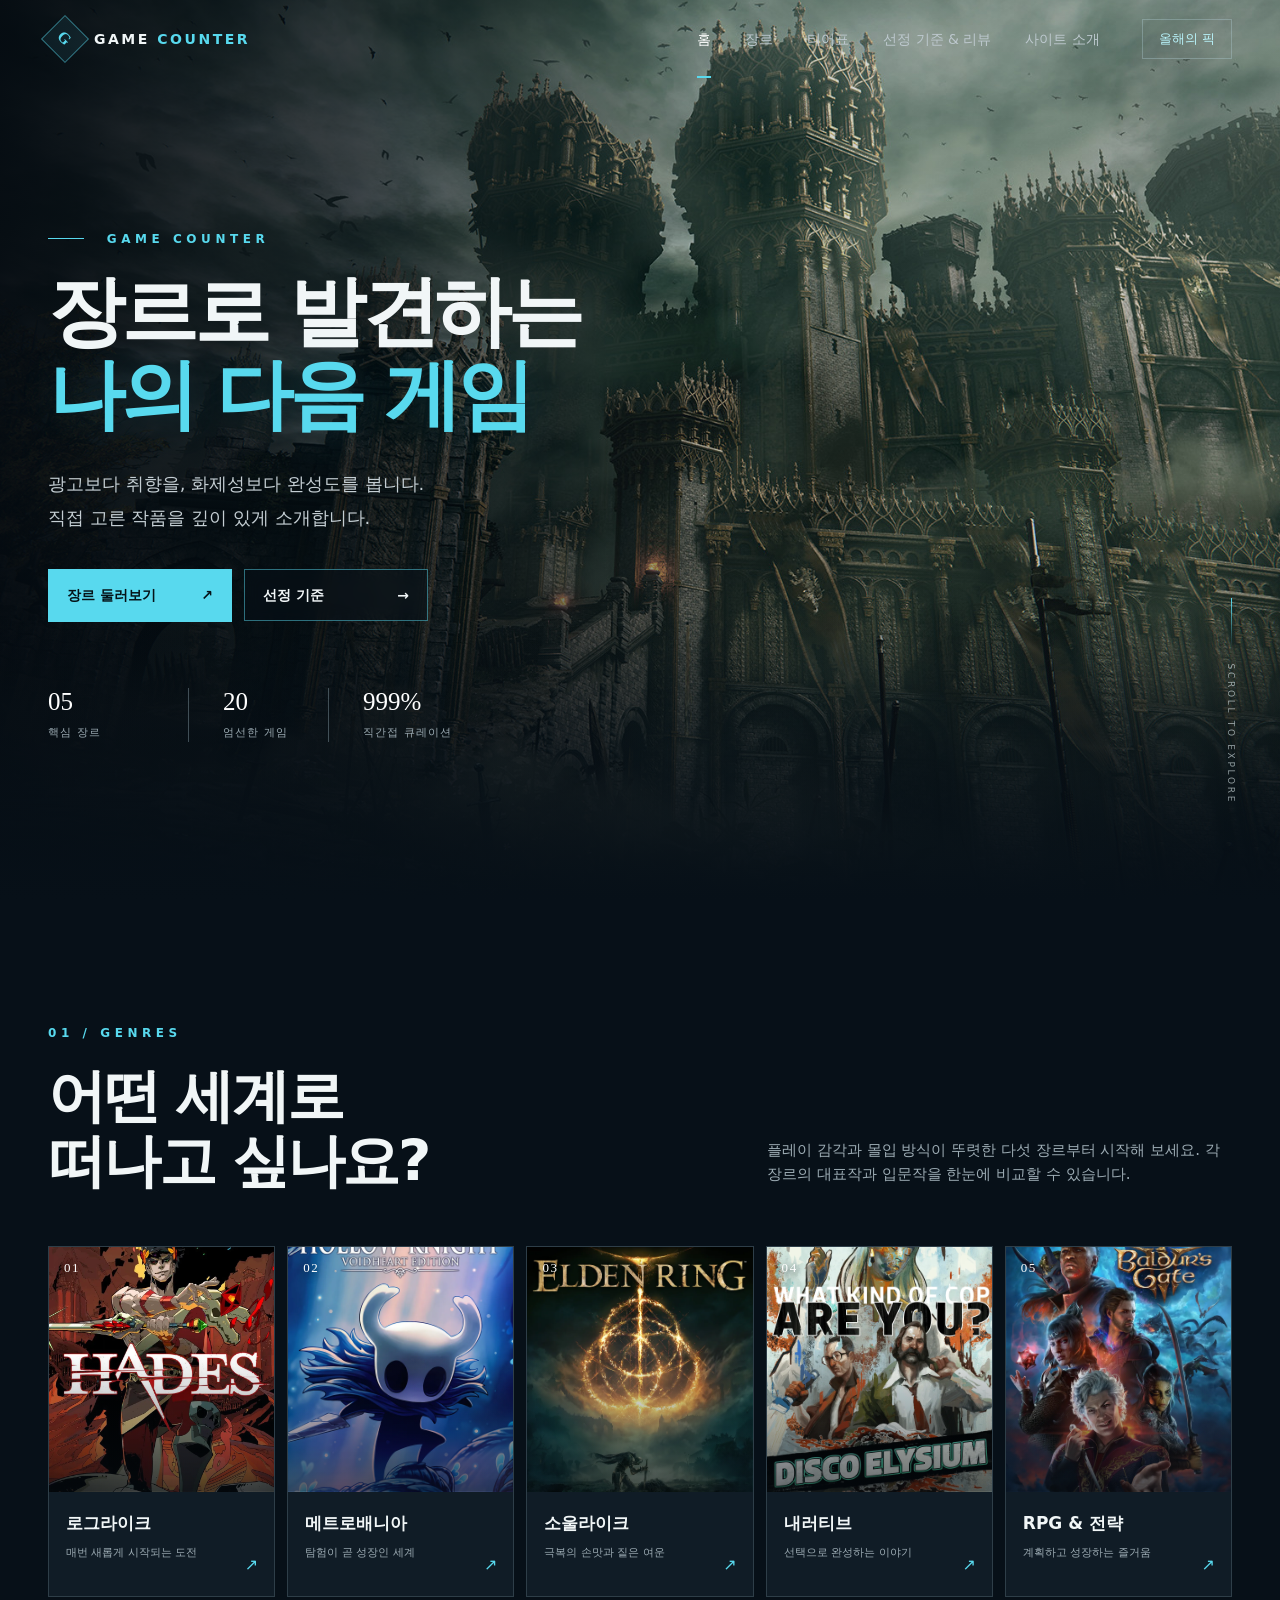
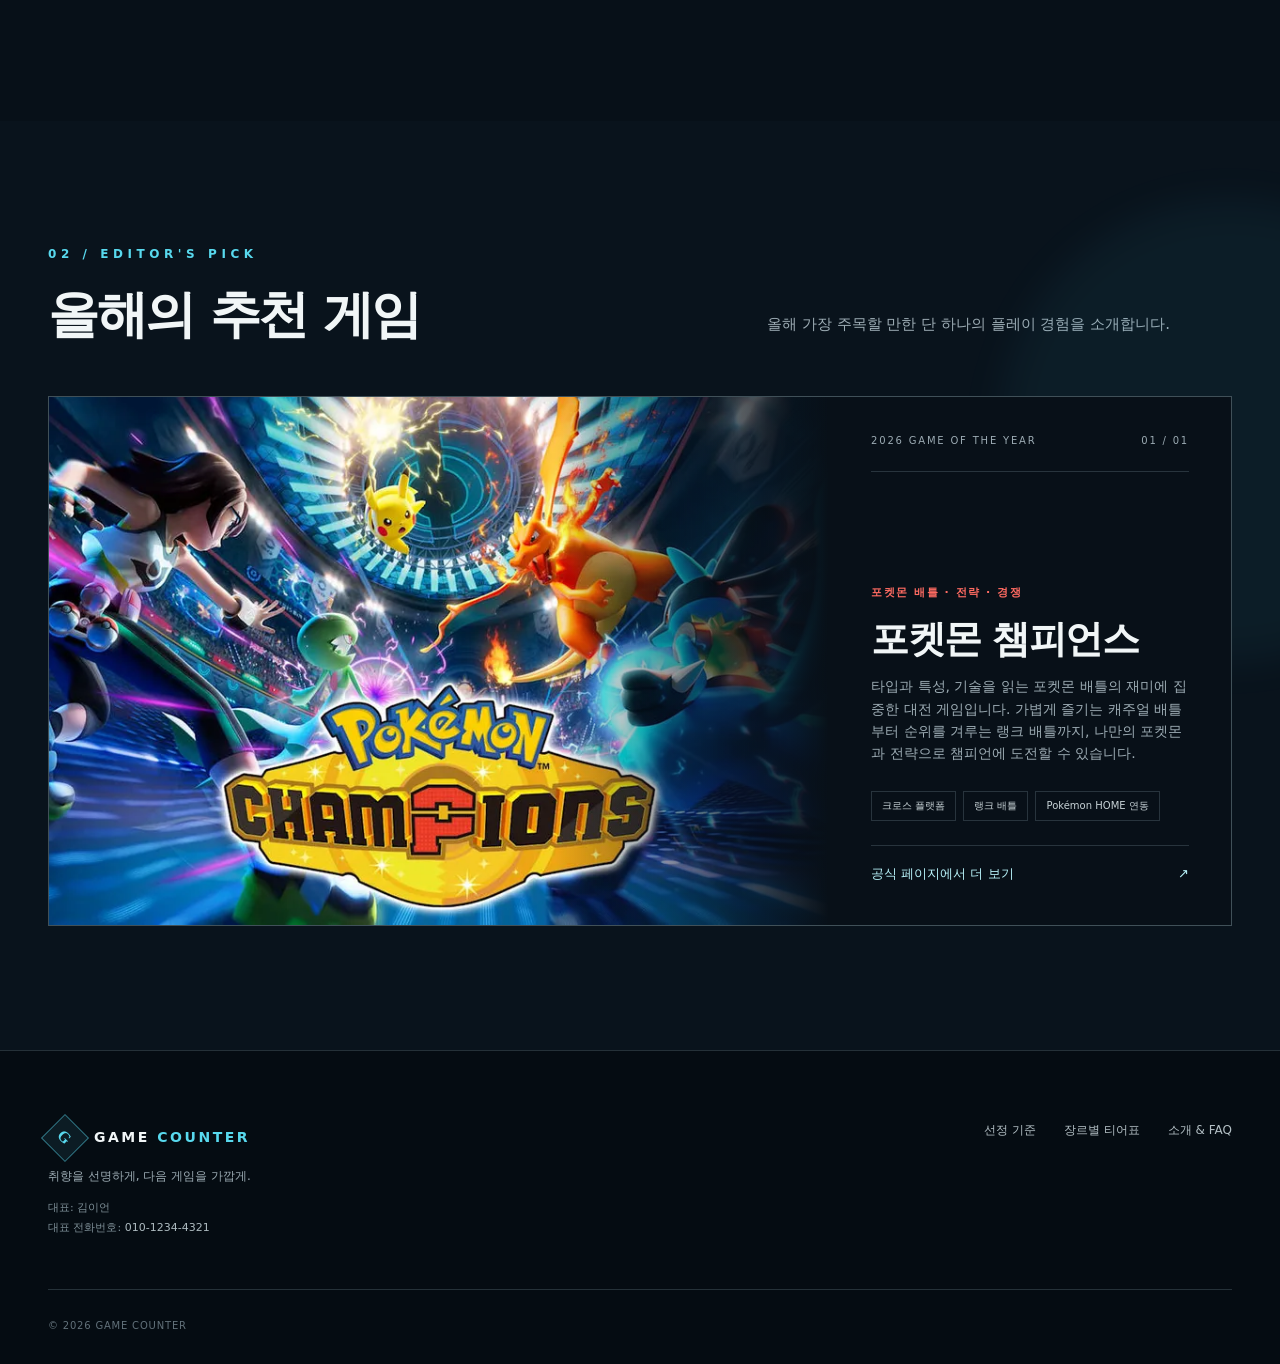
<file: public/index.html>
<!doctype html>
<html lang="ko">
  <head>
    <meta charset="UTF-8">
    <meta name="viewport" content="width=device-width, initial-scale=1.0">
    <meta name="description" content="취향과 장르에 맞는 게임을 깊이 있게 소개하는 게임 큐레이션 사이트">
    <meta name="theme-color" content="#081018">
    <title>GAME COUNTER — 장르로 발견하는 나의 다음 게임</title>
    <link rel="stylesheet" href="./styles.css">
    <script src="./app.js" defer></script>
  </head>
  <body>
    <a class="skip-link" href="#main-content">본문으로 건너뛰기</a>

    <header class="site-header" data-header>
      <div class="header-inner">
        <a class="brand" href="./index.html" aria-label="GAME COUNTER 홈">
          <span class="brand-mark" aria-hidden="true">G</span>
          <span>GAME <strong>COUNTER</strong></span>
        </a>

        <button class="menu-button" type="button" aria-label="메뉴 열기" aria-expanded="false" data-menu-button>
          <span></span><span></span>
        </button>

        <nav class="main-nav" aria-label="주요 메뉴" data-nav>
          <a class="active" href="./index.html" aria-current="page">홈</a>
          <a href="#genres">장르</a>
          <a href="./tier-list.html">티어표</a>
          <a href="./criteria-and-detail.html">선정 기준 &amp; 리뷰</a>
          <a href="./about.html">사이트 소개</a>
        </nav>

        <a class="header-cta" href="#monthly">올해의 픽</a>
      </div>
    </header>

    <main id="main-content">
      <section class="hero" aria-labelledby="hero-title">
        <div class="hero-backdrop" aria-hidden="true"></div>
        <div class="hero-content shell">
          <p class="eyebrow"><span></span> GAME COUNTER</p>
          <h1 id="hero-title">장르로 발견하는<br><em>나의 다음 게임</em></h1>
          <p class="hero-copy">광고보다 취향을, 화제성보다 완성도를 봅니다.<br>직접 고른 작품을 깊이 있게 소개합니다.</p>
          <div class="hero-actions">
            <a class="button button-primary" href="#genres">장르 둘러보기 <span aria-hidden="true">↗</span></a>
            <a class="button button-secondary" href="./criteria-and-detail.html">선정 기준 <span aria-hidden="true">→</span></a>
          </div>
          <dl class="hero-stats" aria-label="사이트 큐레이션 현황">
            <div><dt>05</dt><dd>핵심 장르</dd></div>
            <div><dt>20</dt><dd>엄선한 게임</dd></div>
            <div><dt>999%</dt><dd>직간접 큐레이션</dd></div>
          </dl>
        </div>
        <p class="scroll-cue" aria-hidden="true"><span></span> SCROLL TO EXPLORE</p>
      </section>

      <section class="genres section shell" id="genres" aria-labelledby="genres-title">
        <div class="section-heading">
          <div>
            <p class="section-index">01 / GENRES</p>
            <h2 id="genres-title">어떤 세계로<br>떠나고 싶나요?</h2>
          </div>
          <p>플레이 감각과 몰입 방식이 뚜렷한 다섯 장르부터 시작해 보세요. 각 장르의 대표작과 입문작을 한눈에 비교할 수 있습니다.</p>
        </div>

        <div class="genre-grid">
          <a class="genre-card" style="--card-position: 0%; --card-image: url('./assets/Game_Image/하데스.webp')" href="./tier-list.html#roguelike">
            <span class="genre-number">01</span>
            <span class="genre-art" aria-hidden="true"></span>
            <span class="genre-info"><strong>로그라이크</strong><small>매번 새롭게 시작되는 도전</small></span>
            <span class="card-arrow" aria-hidden="true">↗</span>
          </a>
          <a class="genre-card" style="--card-position: 25%; --card-image: url('./assets/Game_Image/할로우 나이트.webp')" href="./tier-list.html#metroidvania">
            <span class="genre-number">02</span>
            <span class="genre-art" aria-hidden="true"></span>
            <span class="genre-info"><strong>메트로배니아</strong><small>탐험이 곧 성장인 세계</small></span>
            <span class="card-arrow" aria-hidden="true">↗</span>
          </a>
          <a class="genre-card" style="--card-position: 50%; --card-image: url('./assets/Game_Image/엘든링.webp')" href="./tier-list.html#soulslike">
            <span class="genre-number">03</span>
            <span class="genre-art" aria-hidden="true"></span>
            <span class="genre-info"><strong>소울라이크</strong><small>극복의 손맛과 짙은 여운</small></span>
            <span class="card-arrow" aria-hidden="true">↗</span>
          </a>
          <a class="genre-card" style="--card-position: 75%; --card-image: url('./assets/Game_Image/디스코 엘리시움.webp')" href="./tier-list.html#narrative">
            <span class="genre-number">04</span>
            <span class="genre-art" aria-hidden="true"></span>
            <span class="genre-info"><strong>내러티브</strong><small>선택으로 완성하는 이야기</small></span>
            <span class="card-arrow" aria-hidden="true">↗</span>
          </a>
          <a class="genre-card" style="--card-position: 100%; --card-image: url('./assets/Game_Image/발더스 게이트3.webp')" href="./tier-list.html#rpg-strategy">
            <span class="genre-number">05</span>
            <span class="genre-art" aria-hidden="true"></span>
            <span class="genre-info"><strong>RPG &amp; 전략</strong><small>계획하고 성장하는 즐거움</small></span>
            <span class="card-arrow" aria-hidden="true">↗</span>
          </a>
        </div>
      </section>

      <section class="monthly section" id="monthly" aria-labelledby="monthly-title">
        <div class="shell">
          <div class="section-heading monthly-heading">
            <div>
              <p class="section-index">02 / EDITOR'S PICK</p>
              <h2 id="monthly-title">올해의 추천 게임</h2>
            </div>
            <p>올해 가장 주목할 만한 단 하나의 플레이 경험을 소개합니다.</p>
          </div>

          <article class="featured-card">
            <div class="featured-image" role="img" aria-label="경기장에서 피카츄와 리자몽 등 여러 포켓몬이 대결하는 포켓몬 챔피언스 이미지"></div>
            <div class="featured-content">
              <div class="featured-topline"><span>2026 GAME OF THE YEAR</span><span>01 / 01</span></div>
              <p class="featured-kicker">포켓몬 배틀 · 전략 · 경쟁</p>
              <h3>포켓몬 챔피언스</h3>
              <p>타입과 특성, 기술을 읽는 포켓몬 배틀의 재미에 집중한 대전 게임입니다. 가볍게 즐기는 캐주얼 배틀부터 순위를 겨루는 랭크 배틀까지, 나만의 포켓몬과 전략으로 챔피언에 도전할 수 있습니다.</p>
              <ul class="feature-tags" aria-label="추천 특징">
                <li>크로스 플랫폼</li>
                <li>랭크 배틀</li>
                <li>Pokémon HOME 연동</li>
              </ul>
              <a class="text-link" href="https://www.pokemon.com/us/pokemon-video-games/pokemon-champions" target="_blank" rel="noopener noreferrer">공식 페이지에서 더 보기 <span aria-hidden="true">↗</span></a>
            </div>
          </article>
        </div>
      </section>
    </main>

    <footer class="site-footer">
      <div class="shell footer-inner">
        <div>
          <a class="brand" href="./index.html" aria-label="GAME COUNTER 홈"><span class="brand-mark" aria-hidden="true">G</span><span>GAME <strong>COUNTER</strong></span></a>
          <p>취향을 선명하게, 다음 게임을 가깝게.</p>
          <address class="footer-contact"><span>대표: 김이언</span><span>대표 전화번호: <a href="tel:010-1234-4321">010-1234-4321</a></span></address>
        </div>
        <nav aria-label="하단 메뉴">
          <a href="./criteria-and-detail.html">선정 기준</a>
          <a href="./tier-list.html">장르별 티어표</a>
          <a href="./about.html">소개 &amp; FAQ</a>
        </nav>
        <small>© 2026 GAME COUNTER</small>
      </div>
    </footer>

    <div class="toast" role="status" aria-live="polite" aria-atomic="true" data-toast>이 페이지는 다음 단계에서 준비됩니다.</div>
  </body>
</html>
</file>
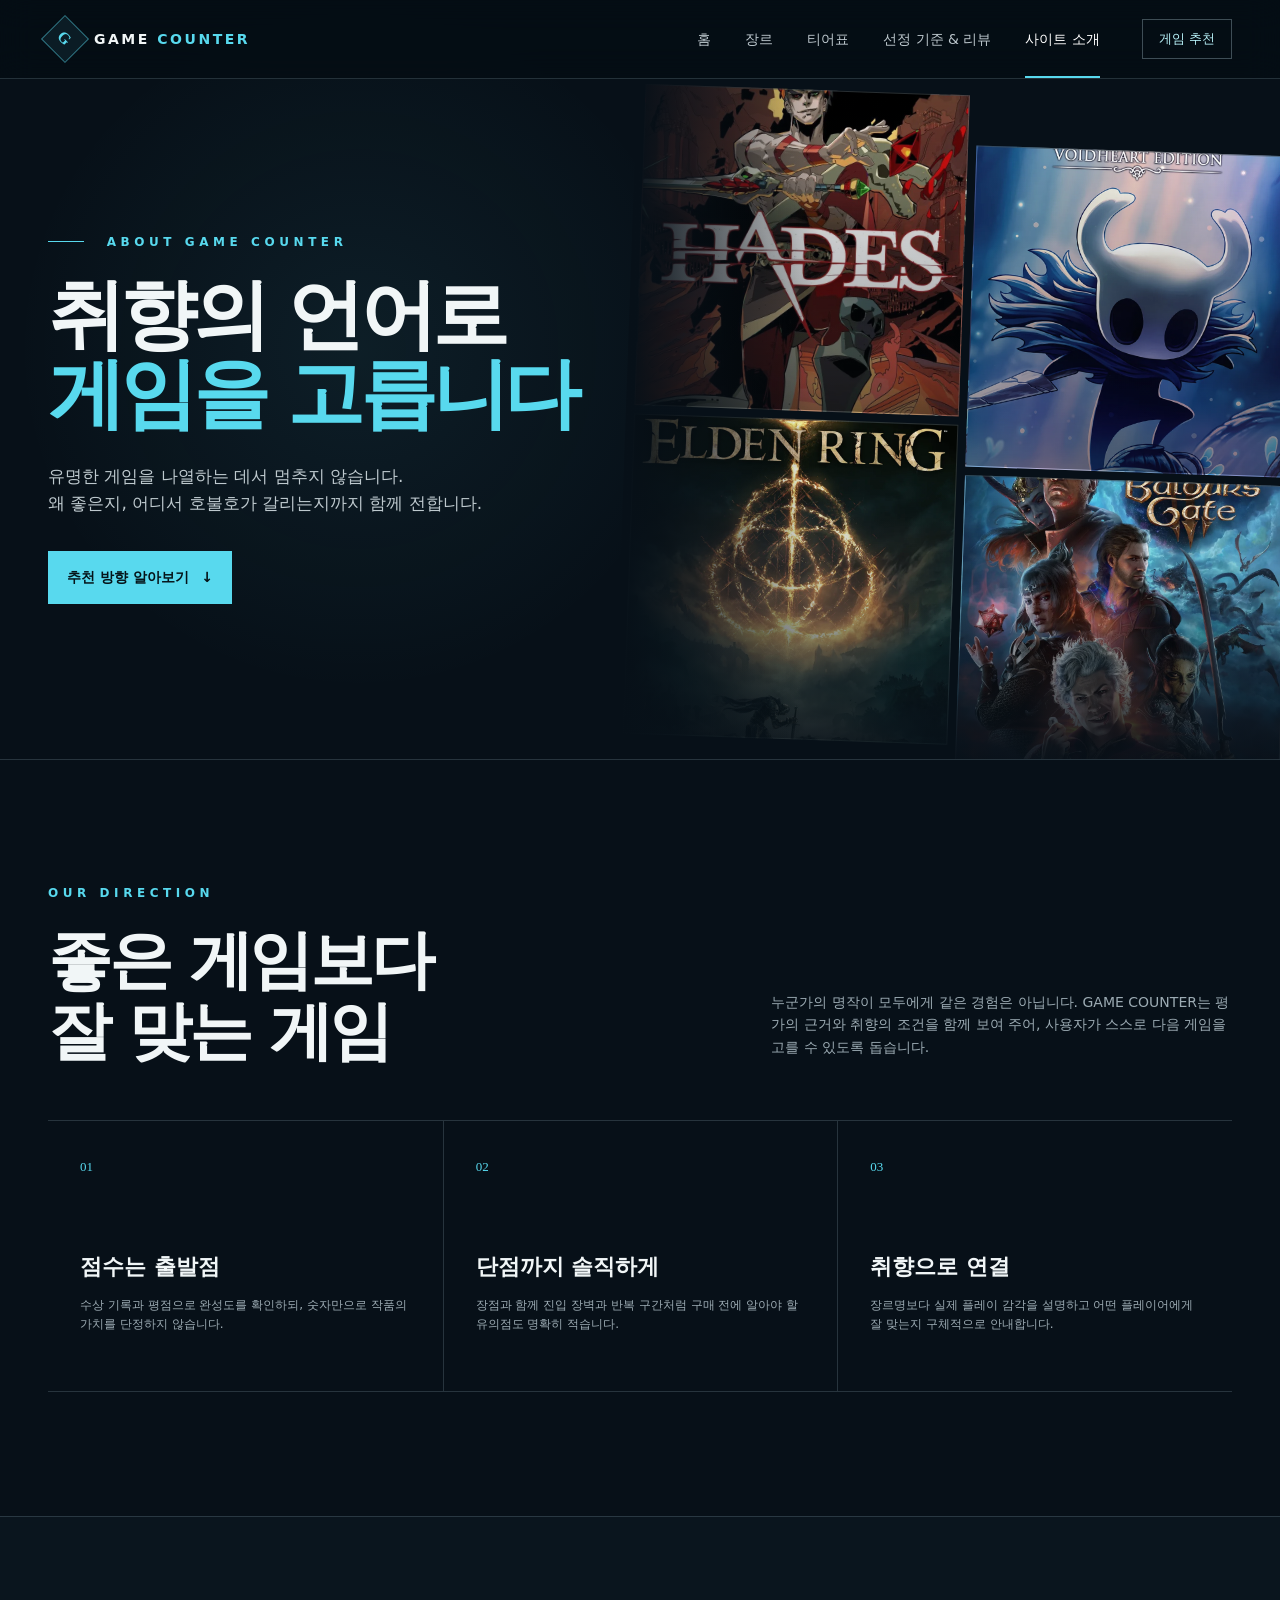
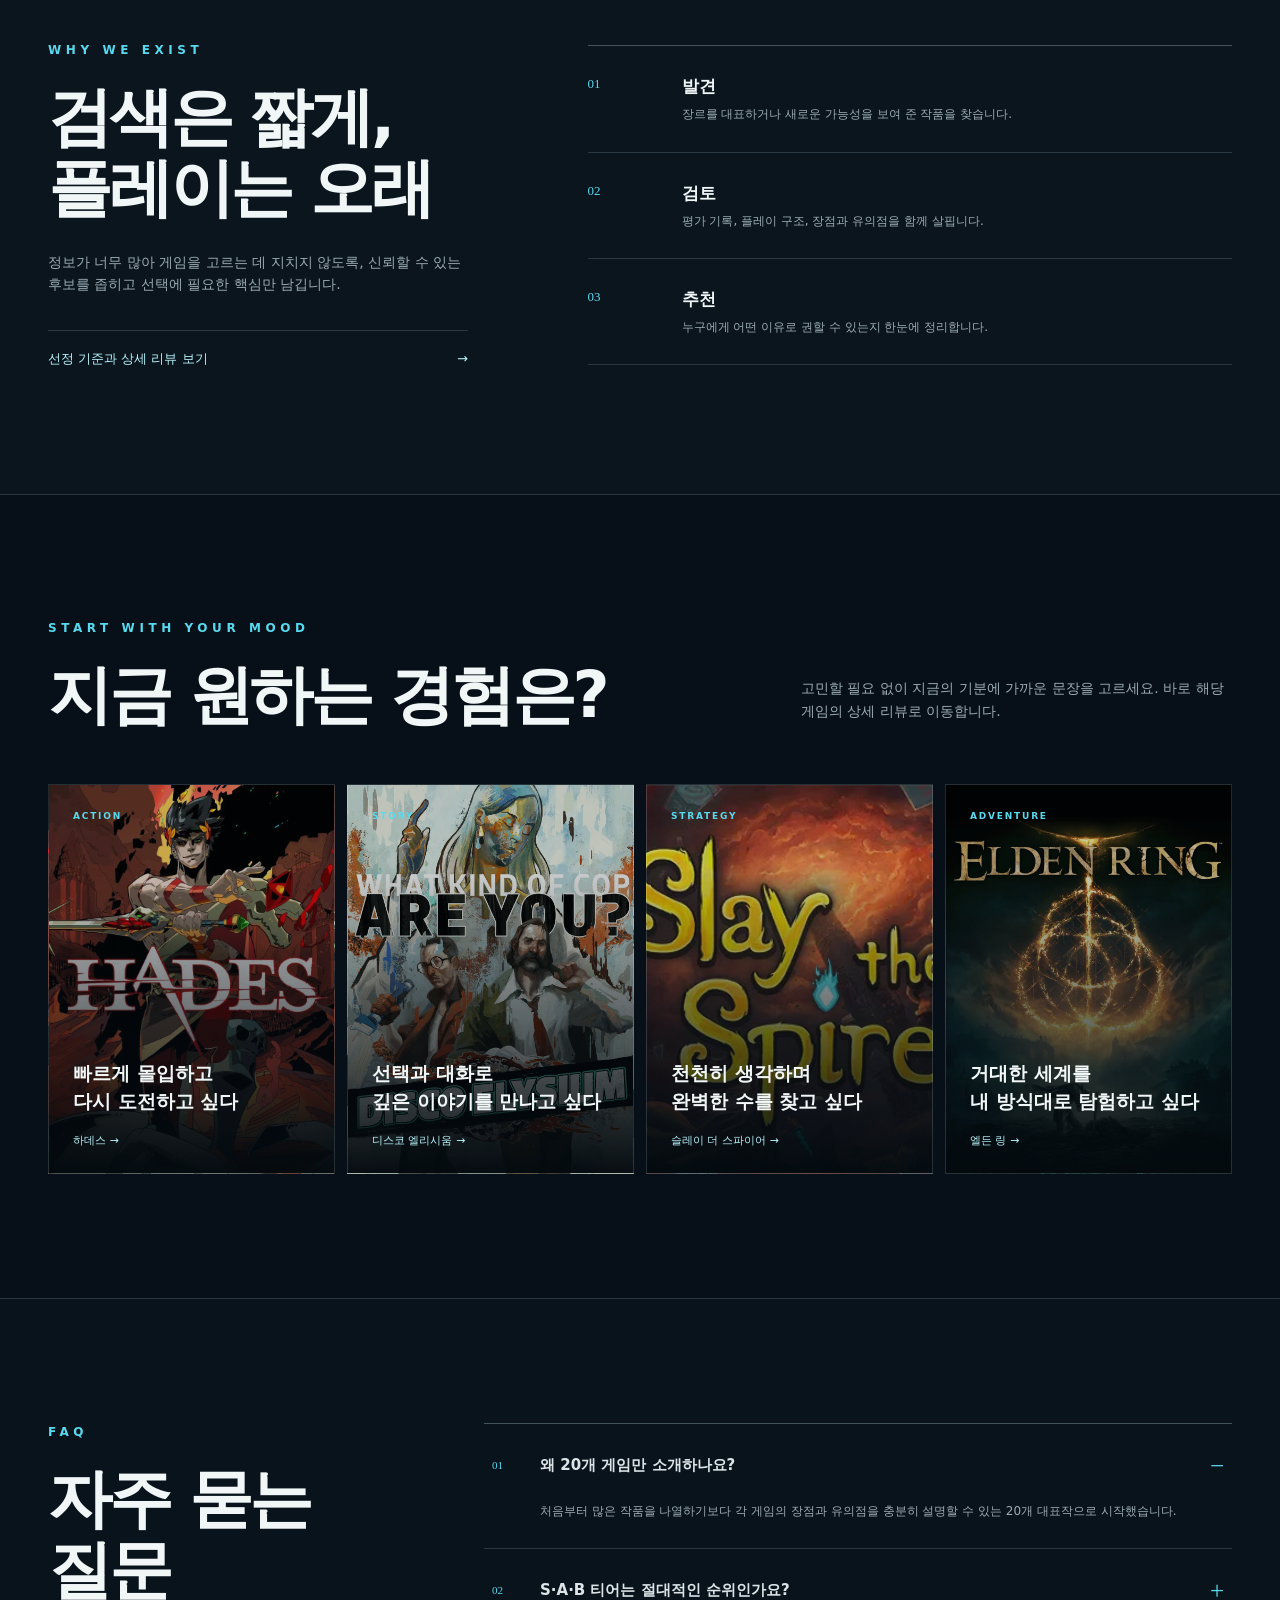
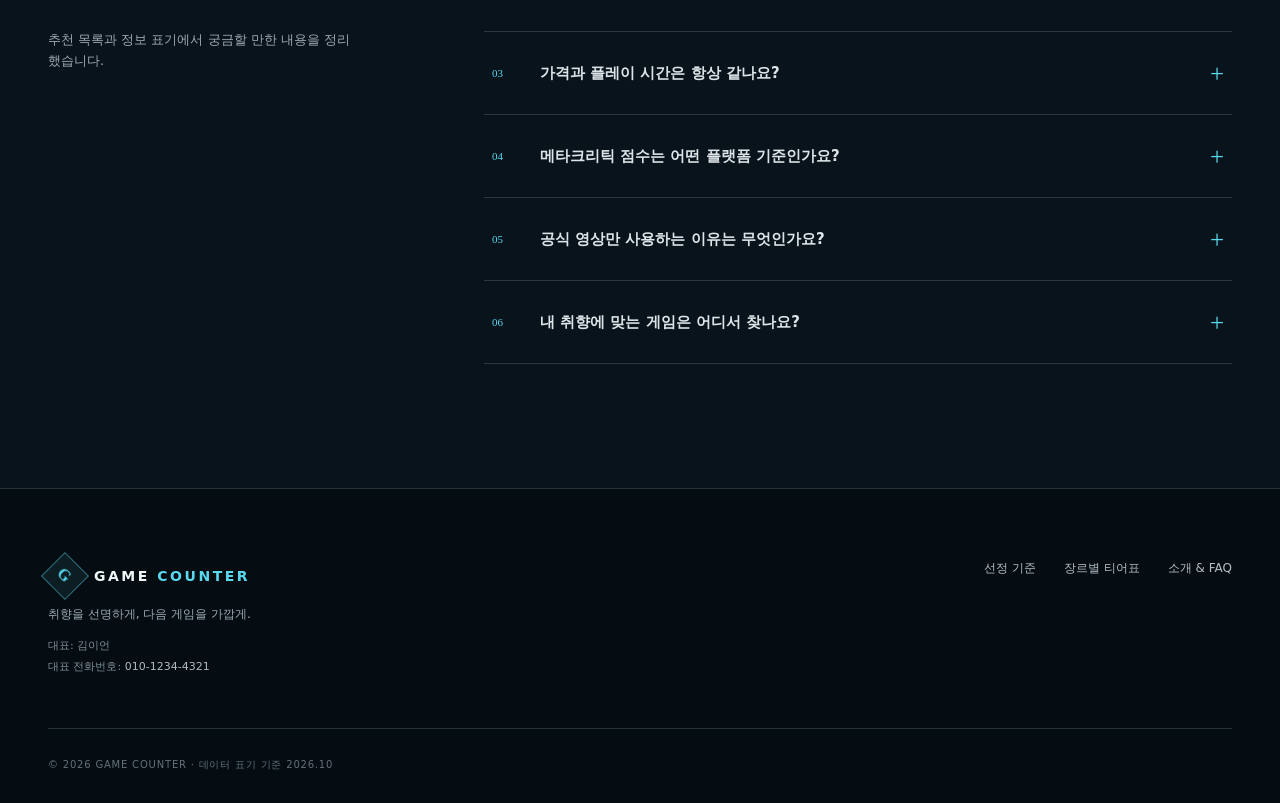
<file: public/about.html>
<!doctype html>
<html lang="ko">
  <head>
    <meta charset="UTF-8">
    <meta name="viewport" content="width=device-width, initial-scale=1.0">
    <meta name="description" content="GAME COUNTER가 게임을 추천하는 방향과 운영 목적을 소개하고, 취향별 추천과 자주 묻는 질문을 안내합니다.">
    <meta name="theme-color" content="#071018">
    <title>사이트 소개 &amp; FAQ — GAME COUNTER</title>
    <link rel="stylesheet" href="./styles.css">
    <link rel="stylesheet" href="./about.css">
    <script src="./app.js" defer></script>
  </head>
  <body class="about-page">
    <a class="skip-link" href="#main-content">본문으로 건너뛰기</a>

    <header class="site-header scrolled" data-header data-solid-header>
      <div class="header-inner">
        <a class="brand" href="./index.html" aria-label="GAME COUNTER 홈"><span class="brand-mark" aria-hidden="true">G</span><span>GAME <strong>COUNTER</strong></span></a>
        <button class="menu-button" type="button" aria-label="메뉴 열기" aria-expanded="false" data-menu-button><span></span><span></span></button>
        <nav class="main-nav" aria-label="주요 메뉴" data-nav>
          <a href="./index.html">홈</a>
          <a href="./index.html#genres">장르</a>
          <a href="./tier-list.html">티어표</a>
          <a href="./criteria-and-detail.html">선정 기준 &amp; 리뷰</a>
          <a class="active" href="./about.html" aria-current="page">사이트 소개</a>
        </nav>
        <a class="header-cta" href="#quick-picks">게임 추천</a>
      </div>
    </header>

    <main id="main-content">
      <section class="about-hero" aria-labelledby="about-title">
        <div class="about-hero-copy">
          <p class="eyebrow"><span></span> ABOUT GAME COUNTER</p>
          <h1 id="about-title">취향의 언어로<br><em>게임을 고릅니다</em></h1>
          <p>유명한 게임을 나열하는 데서 멈추지 않습니다.<br>왜 좋은지, 어디서 호불호가 갈리는지까지 함께 전합니다.</p>
          <a class="button button-primary" href="#direction">추천 방향 알아보기 <span aria-hidden="true">↓</span></a>
        </div>
        <div class="about-collage" aria-hidden="true">
          <span style="--tile-image: url('./assets/Game_Image/하데스.webp')"></span>
          <span style="--tile-image: url('./assets/Game_Image/할로우 나이트.webp')"></span>
          <span style="--tile-image: url('./assets/Game_Image/엘든링.webp')"></span>
          <span style="--tile-image: url('./assets/Game_Image/발더스 게이트3.webp')"></span>
        </div>
      </section>

      <section class="direction section shell" id="direction" aria-labelledby="direction-title">
        <div class="about-section-heading">
          <div><p class="section-index">OUR DIRECTION</p><h2 id="direction-title">좋은 게임보다<br>잘 맞는 게임</h2></div>
          <p>누군가의 명작이 모두에게 같은 경험은 아닙니다. GAME COUNTER는 평가의 근거와 취향의 조건을 함께 보여 주어, 사용자가 스스로 다음 게임을 고를 수 있도록 돕습니다.</p>
        </div>
        <div class="principle-grid">
          <article><span>01</span><h3>점수는 출발점</h3><p>수상 기록과 평점으로 완성도를 확인하되, 숫자만으로 작품의 가치를 단정하지 않습니다.</p></article>
          <article><span>02</span><h3>단점까지 솔직하게</h3><p>장점과 함께 진입 장벽과 반복 구간처럼 구매 전에 알아야 할 유의점도 명확히 적습니다.</p></article>
          <article><span>03</span><h3>취향으로 연결</h3><p>장르명보다 실제 플레이 감각을 설명하고 어떤 플레이어에게 잘 맞는지 구체적으로 안내합니다.</p></article>
        </div>
      </section>

      <section class="purpose-section">
        <div class="shell purpose-layout">
          <div class="purpose-copy">
            <p class="section-index">WHY WE EXIST</p>
            <h2>검색은 짧게,<br>플레이는 오래</h2>
            <p>정보가 너무 많아 게임을 고르는 데 지치지 않도록, 신뢰할 수 있는 후보를 좁히고 선택에 필요한 핵심만 남깁니다.</p>
            <a class="text-link" href="./criteria-and-detail.html">선정 기준과 상세 리뷰 보기 <span aria-hidden="true">→</span></a>
          </div>
          <ol class="curation-flow">
            <li><span>01</span><div><strong>발견</strong><p>장르를 대표하거나 새로운 가능성을 보여 준 작품을 찾습니다.</p></div></li>
            <li><span>02</span><div><strong>검토</strong><p>평가 기록, 플레이 구조, 장점과 유의점을 함께 살핍니다.</p></div></li>
            <li><span>03</span><div><strong>추천</strong><p>누구에게 어떤 이유로 권할 수 있는지 한눈에 정리합니다.</p></div></li>
          </ol>
        </div>
      </section>

      <section class="quick-picks section shell" id="quick-picks" aria-labelledby="picks-title">
        <div class="about-section-heading compact">
          <div><p class="section-index">START WITH YOUR MOOD</p><h2 id="picks-title">지금 원하는 경험은?</h2></div>
          <p>고민할 필요 없이 지금의 기분에 가까운 문장을 고르세요. 바로 해당 게임의 상세 리뷰로 이동합니다.</p>
        </div>
        <div class="pick-grid">
          <a class="pick-card" href="./criteria-and-detail.html#hades" style="--pick-image: url('./assets/Game_Image/하데스.webp')"><span>ACTION</span><strong>빠르게 몰입하고<br>다시 도전하고 싶다</strong><small>하데스 →</small></a>
          <a class="pick-card" href="./criteria-and-detail.html#disco-elysium" style="--pick-image: url('./assets/Game_Image/디스코 엘리시움.webp')"><span>STORY</span><strong>선택과 대화로<br>깊은 이야기를 만나고 싶다</strong><small>디스코 엘리시움 →</small></a>
          <a class="pick-card" href="./criteria-and-detail.html#slay-the-spire" style="--pick-image: url('./assets/Game_Image/슬레이 더 스파이어.webp')"><span>STRATEGY</span><strong>천천히 생각하며<br>완벽한 수를 찾고 싶다</strong><small>슬레이 더 스파이어 →</small></a>
          <a class="pick-card" href="./criteria-and-detail.html#elden-ring" style="--pick-image: url('./assets/Game_Image/엘든링.webp')"><span>ADVENTURE</span><strong>거대한 세계를<br>내 방식대로 탐험하고 싶다</strong><small>엘든 링 →</small></a>
        </div>
      </section>

      <section class="faq-section" id="faq" aria-labelledby="faq-title">
        <div class="shell faq-layout">
          <div class="faq-intro"><p class="section-index">FAQ</p><h2 id="faq-title">자주 묻는<br>질문</h2><p>추천 목록과 정보 표기에서 궁금할 만한 내용을 정리했습니다.</p></div>
          <div class="faq-list">
            <details open><summary><span>01</span>왜 20개 게임만 소개하나요?</summary><p>처음부터 많은 작품을 나열하기보다 각 게임의 장점과 유의점을 충분히 설명할 수 있는 20개 대표작으로 시작했습니다.</p></details>
            <details><summary><span>02</span>S·A·B 티어는 절대적인 순위인가요?</summary><p>아닙니다. 수상과 평점을 참고한 큐레이션 기준이며, B 티어도 취향이 맞는 플레이어에게 충분히 강하게 추천할 수 있는 수작입니다.</p></details>
            <details><summary><span>03</span>가격과 플레이 시간은 항상 같나요?</summary><p>표시 가격은 기준가로 판매처와 할인에 따라 달라질 수 있습니다. 플레이 시간도 진행 방식과 부가 콘텐츠 여부에 따라 개인차가 큽니다.</p></details>
            <details><summary><span>04</span>메타크리틱 점수는 어떤 플랫폼 기준인가요?</summary><p>플랫폼별 점수가 다를 수 있어 대표값을 사용합니다. 점수는 작품을 이해하기 위한 참고 자료이며 단독 선정 기준은 아닙니다.</p></details>
            <details><summary><span>05</span>공식 영상만 사용하는 이유는 무엇인가요?</summary><p>정확한 출처와 안정적인 품질을 위해 개발사·배급사 공식 채널의 영상만 연결합니다. 확인되지 않은 재업로드 영상은 사용하지 않습니다.</p></details>
            <details><summary><span>06</span>내 취향에 맞는 게임은 어디서 찾나요?</summary><p>위의 빠른 추천에서 원하는 경험을 선택하거나 장르별 티어표에서 장르를 좁힌 뒤, 상세 리뷰의 ‘이런 플레이어에게’ 항목을 확인해 보세요.</p></details>
          </div>
        </div>
      </section>
    </main>

    <footer class="site-footer">
      <div class="shell footer-inner">
        <div><a class="brand" href="./index.html" aria-label="GAME COUNTER 홈"><span class="brand-mark" aria-hidden="true">G</span><span>GAME <strong>COUNTER</strong></span></a><p>취향을 선명하게, 다음 게임을 가깝게.</p><address class="footer-contact"><span>대표: 김이언</span><span>대표 전화번호: <a href="tel:010-1234-4321">010-1234-4321</a></span></address></div>
        <nav aria-label="하단 메뉴"><a href="./criteria-and-detail.html">선정 기준</a><a href="./tier-list.html">장르별 티어표</a><a href="./about.html" aria-current="page">소개 &amp; FAQ</a></nav>
        <small>© 2026 GAME COUNTER · 데이터 표기 기준 2026.10</small>
      </div>
    </footer>
    <div class="toast" role="status" aria-live="polite" aria-atomic="true" data-toast></div>
  </body>
</html>
</file>
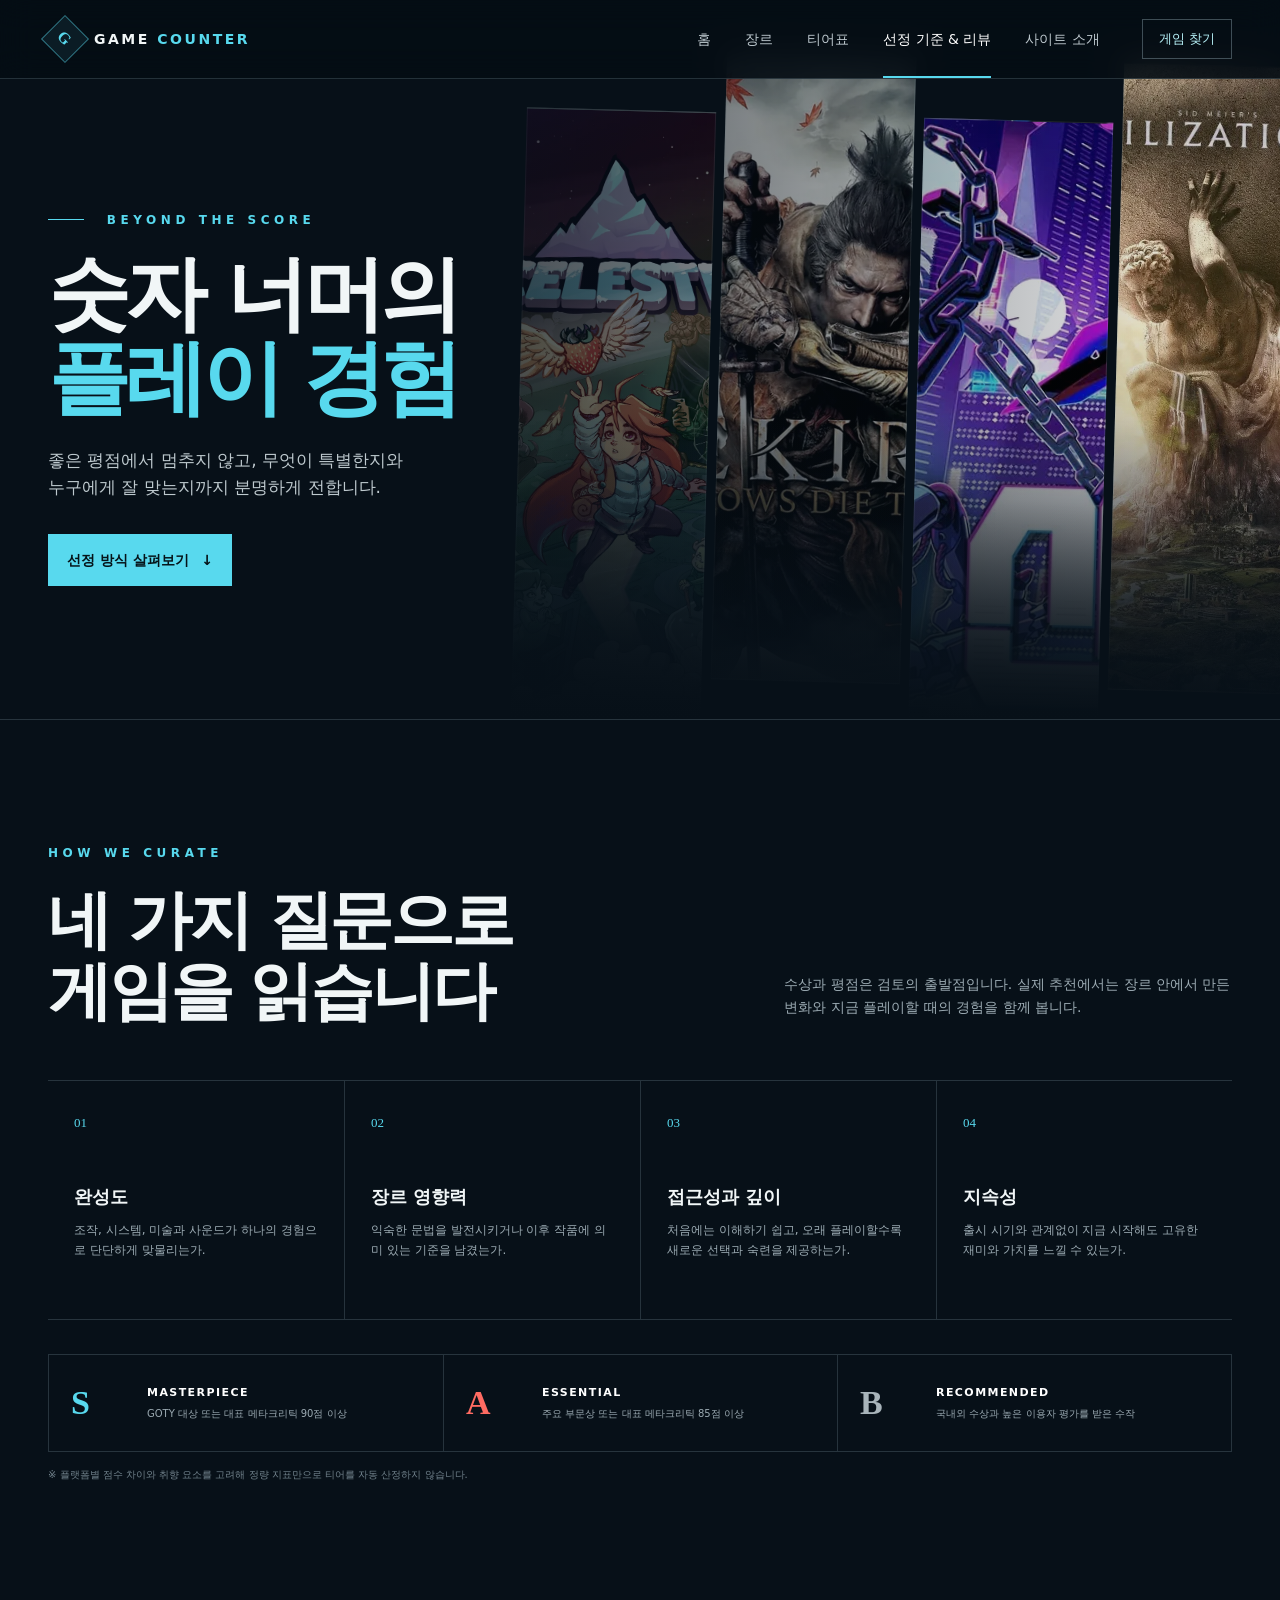
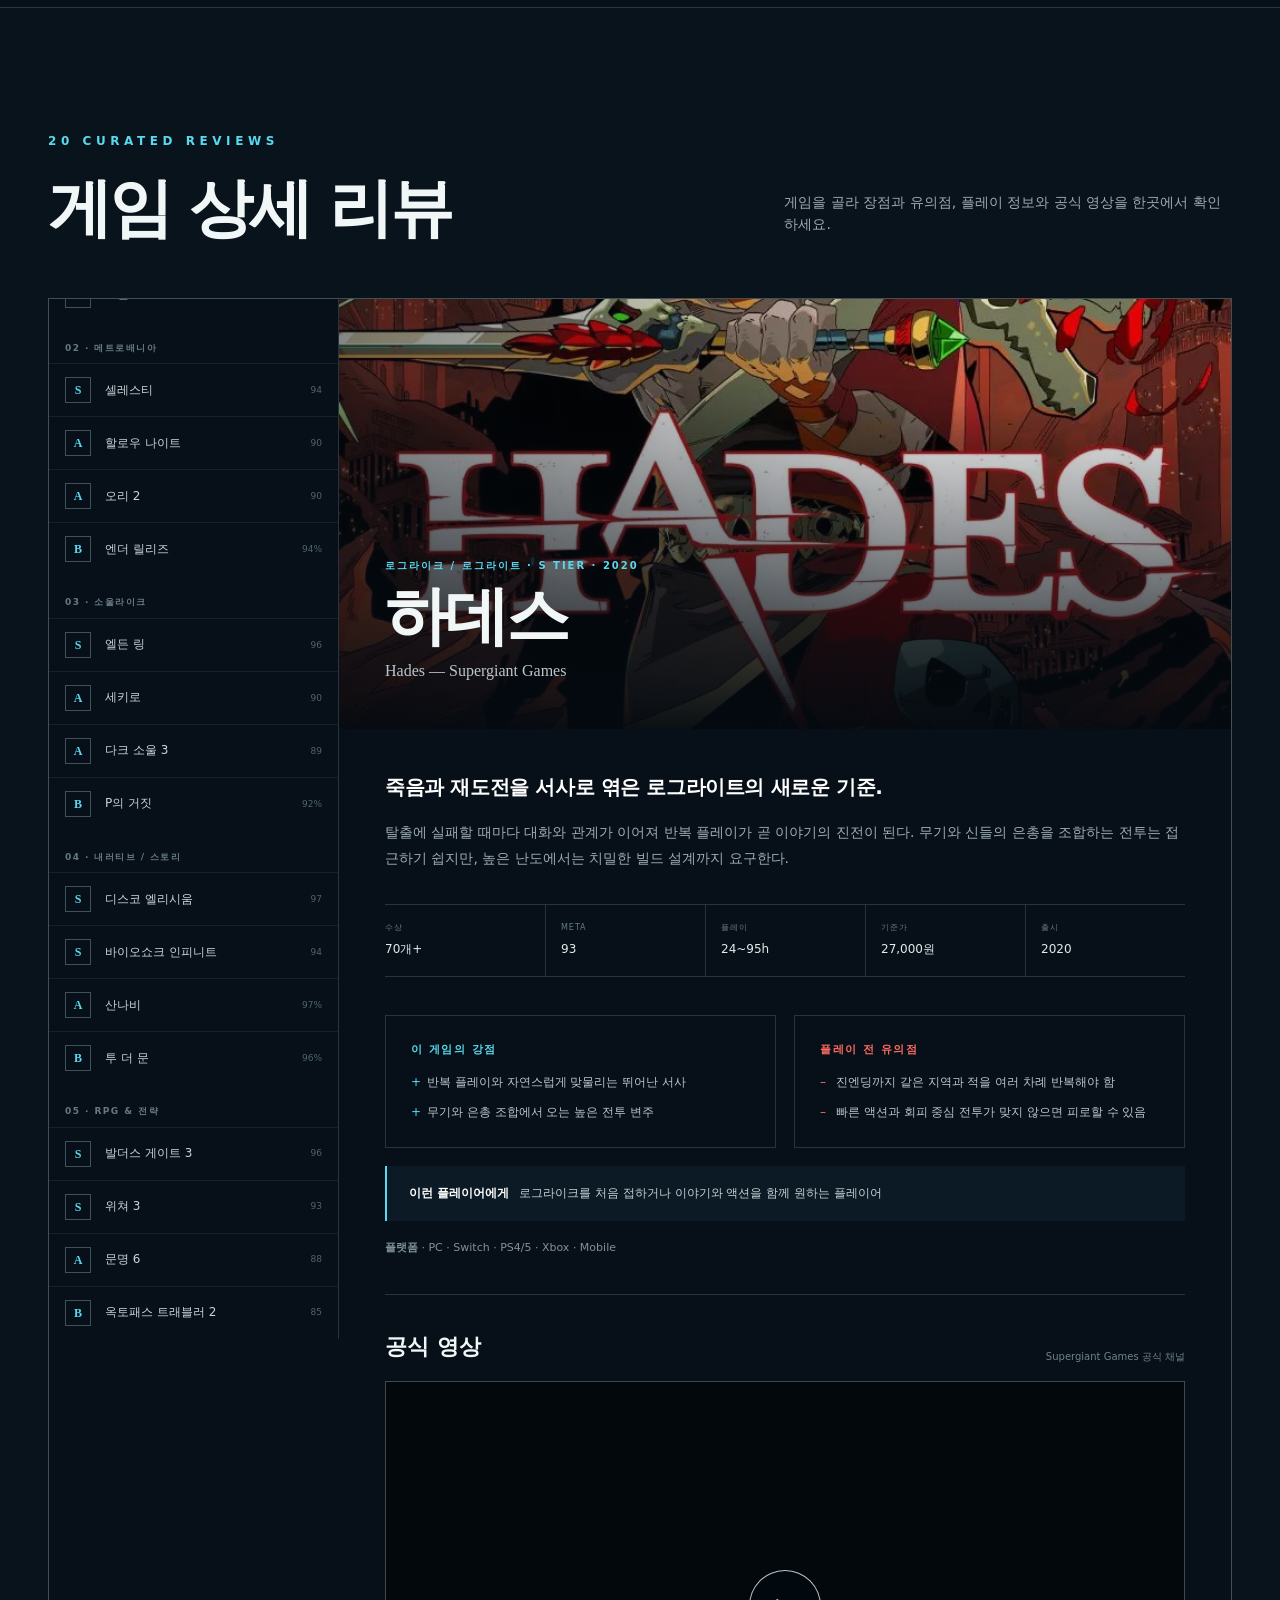
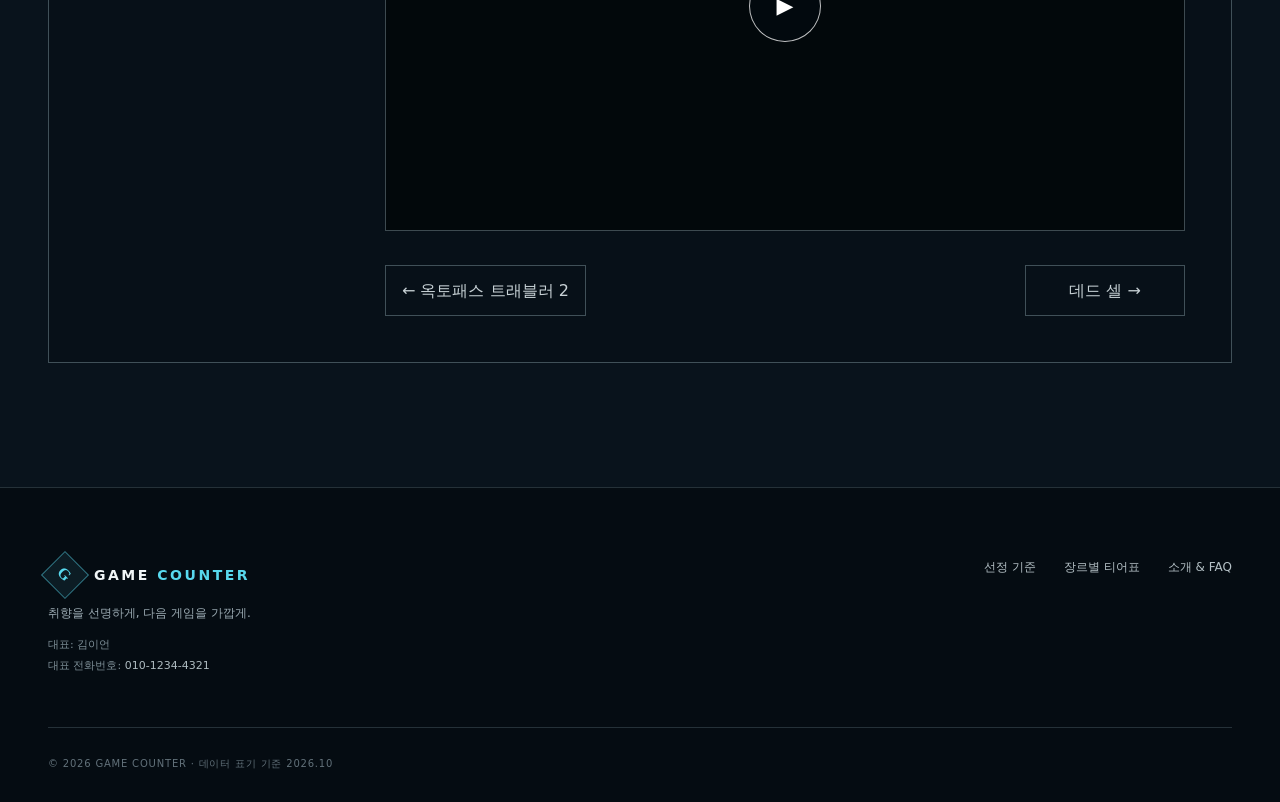
<file: public/criteria-and-detail.html>
<!doctype html>
<html lang="ko">
  <head>
    <meta charset="UTF-8">
    <meta name="viewport" content="width=device-width, initial-scale=1.0">
    <meta name="description" content="GAME COUNTER의 추천 기준을 확인하고 5개 장르 20개 게임의 장단점, 상세 리뷰와 공식 영상을 살펴보세요.">
    <meta name="theme-color" content="#071018">
    <title>선정 기준 &amp; 상세 리뷰 — GAME COUNTER</title>
    <link rel="stylesheet" href="./styles.css">
    <link rel="stylesheet" href="./criteria-and-detail.css">
    <script src="./app.js" defer></script>
    <script src="./data/games.js" defer></script>
    <script src="./criteria-and-detail.js" defer></script>
  </head>
  <body class="detail-page">
    <a class="skip-link" href="#main-content">본문으로 건너뛰기</a>

    <header class="site-header scrolled" data-header data-solid-header>
      <div class="header-inner">
        <a class="brand" href="./index.html" aria-label="GAME COUNTER 홈">
          <span class="brand-mark" aria-hidden="true">G</span>
          <span>GAME <strong>COUNTER</strong></span>
        </a>
        <button class="menu-button" type="button" aria-label="메뉴 열기" aria-expanded="false" data-menu-button><span></span><span></span></button>
        <nav class="main-nav" aria-label="주요 메뉴" data-nav>
          <a href="./index.html">홈</a>
          <a href="./index.html#genres">장르</a>
          <a href="./tier-list.html">티어표</a>
          <a class="active" href="./criteria-and-detail.html" aria-current="page">선정 기준 &amp; 리뷰</a>
          <a href="./about.html">사이트 소개</a>
        </nav>
        <a class="header-cta" href="#game-explorer">게임 찾기</a>
      </div>
    </header>

    <main id="main-content">
      <section class="detail-hero" aria-labelledby="detail-title">
        <div class="detail-hero-art" aria-hidden="true">
          <span style="--detail-image: url('./assets/Game_Image/셀레스티.webp')"></span>
          <span style="--detail-image: url('./assets/Game_Image/세키로.webp')"></span>
          <span style="--detail-image: url('./assets/Game_Image/산나비.webp')"></span>
          <span style="--detail-image: url('./assets/Game_Image/문명6.webp')"></span>
        </div>
        <div class="shell detail-hero-content">
          <p class="eyebrow"><span></span> BEYOND THE SCORE</p>
          <h1 id="detail-title">숫자 너머의<br><em>플레이 경험</em></h1>
          <p>좋은 평점에서 멈추지 않고, 무엇이 특별한지와<br>누구에게 잘 맞는지까지 분명하게 전합니다.</p>
          <a class="button button-primary" href="#methodology">선정 방식 살펴보기 <span aria-hidden="true">↓</span></a>
        </div>
      </section>

      <section class="methodology section shell" id="methodology" aria-labelledby="method-title">
        <div class="method-heading">
          <div><p class="section-index">HOW WE CURATE</p><h2 id="method-title">네 가지 질문으로<br>게임을 읽습니다</h2></div>
          <p>수상과 평점은 검토의 출발점입니다. 실제 추천에서는 장르 안에서 만든 변화와 지금 플레이할 때의 경험을 함께 봅니다.</p>
        </div>
        <ol class="method-grid">
          <li><span>01</span><strong>완성도</strong><p>조작, 시스템, 미술과 사운드가 하나의 경험으로 단단하게 맞물리는가.</p></li>
          <li><span>02</span><strong>장르 영향력</strong><p>익숙한 문법을 발전시키거나 이후 작품에 의미 있는 기준을 남겼는가.</p></li>
          <li><span>03</span><strong>접근성과 깊이</strong><p>처음에는 이해하기 쉽고, 오래 플레이할수록 새로운 선택과 숙련을 제공하는가.</p></li>
          <li><span>04</span><strong>지속성</strong><p>출시 시기와 관계없이 지금 시작해도 고유한 재미와 가치를 느낄 수 있는가.</p></li>
        </ol>
        <div class="tier-rule" aria-label="티어별 기준">
          <div data-tier="S"><b>S</b><span><strong>MASTERPIECE</strong> GOTY 대상 또는 대표 메타크리틱 90점 이상</span></div>
          <div data-tier="A"><b>A</b><span><strong>ESSENTIAL</strong> 주요 부문상 또는 대표 메타크리틱 85점 이상</span></div>
          <div data-tier="B"><b>B</b><span><strong>RECOMMENDED</strong> 국내외 수상과 높은 이용자 평가를 받은 수작</span></div>
        </div>
        <p class="method-note">※ 플랫폼별 점수 차이와 취향 요소를 고려해 정량 지표만으로 티어를 자동 산정하지 않습니다.</p>
      </section>

      <section class="review-section" id="game-explorer" aria-labelledby="review-title">
        <div class="shell">
          <div class="review-heading">
            <div><p class="section-index">20 CURATED REVIEWS</p><h2 id="review-title">게임 상세 리뷰</h2></div>
            <p>게임을 골라 장점과 유의점, 플레이 정보와 공식 영상을 한곳에서 확인하세요.</p>
          </div>

          <label class="game-select-label" for="game-select">게임 선택</label>
          <select id="game-select" class="game-select" data-game-select></select>

          <div class="review-layout">
            <aside class="game-navigation" aria-label="리뷰할 게임 선택" data-game-navigation></aside>
            <article class="review-panel" aria-live="polite" data-review-panel></article>
          </div>
          <noscript><p class="noscript-message">상세 리뷰를 보려면 JavaScript를 활성화해 주세요.</p></noscript>
        </div>
      </section>
    </main>

    <footer class="site-footer">
      <div class="shell footer-inner">
        <div><a class="brand" href="./index.html" aria-label="GAME COUNTER 홈"><span class="brand-mark" aria-hidden="true">G</span><span>GAME <strong>COUNTER</strong></span></a><p>취향을 선명하게, 다음 게임을 가깝게.</p><address class="footer-contact"><span>대표: 김이언</span><span>대표 전화번호: <a href="tel:010-1234-4321">010-1234-4321</a></span></address></div>
        <nav aria-label="하단 메뉴"><a href="./criteria-and-detail.html" aria-current="page">선정 기준</a><a href="./tier-list.html">장르별 티어표</a><a href="./about.html">소개 &amp; FAQ</a></nav>
        <small>© 2026 GAME COUNTER · 데이터 표기 기준 2026.10</small>
      </div>
    </footer>
    <div class="toast" role="status" aria-live="polite" aria-atomic="true" data-toast>이 페이지는 다음 단계에서 준비됩니다.</div>
  </body>
</html>
</file>
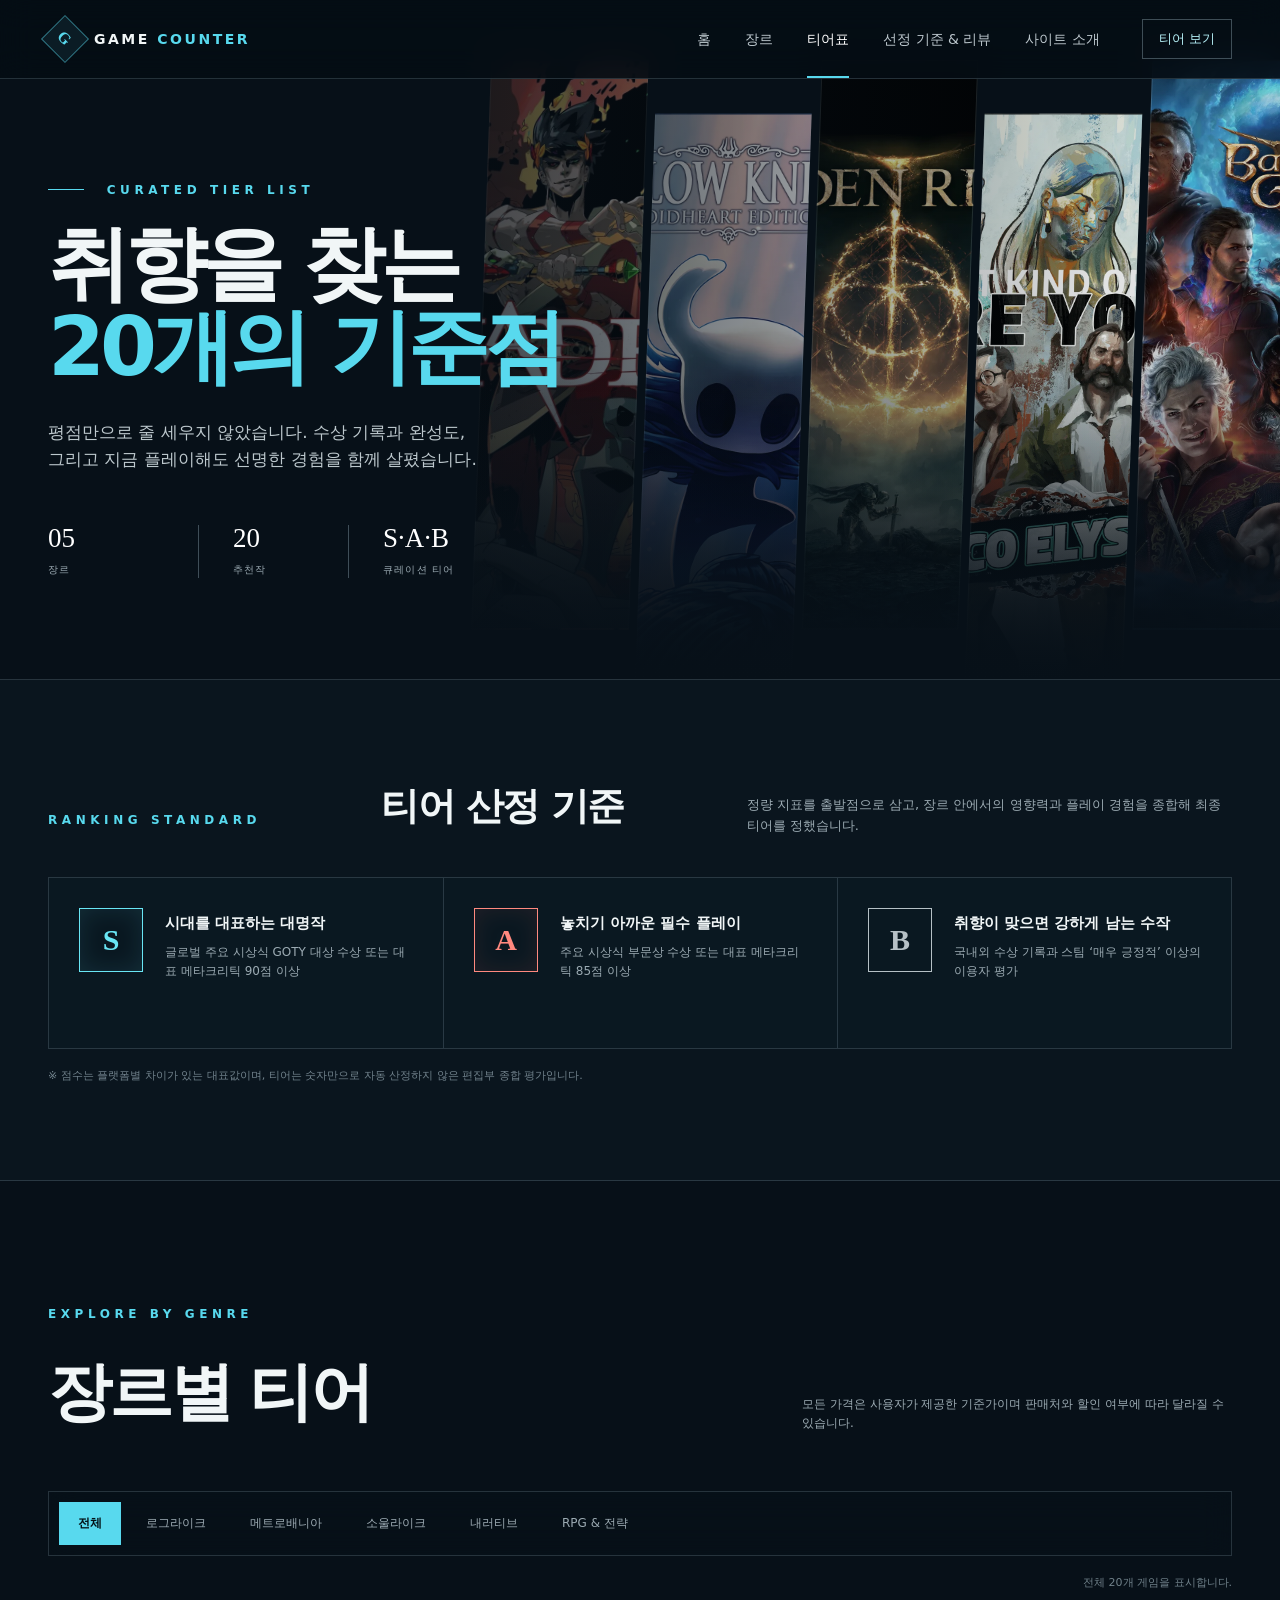
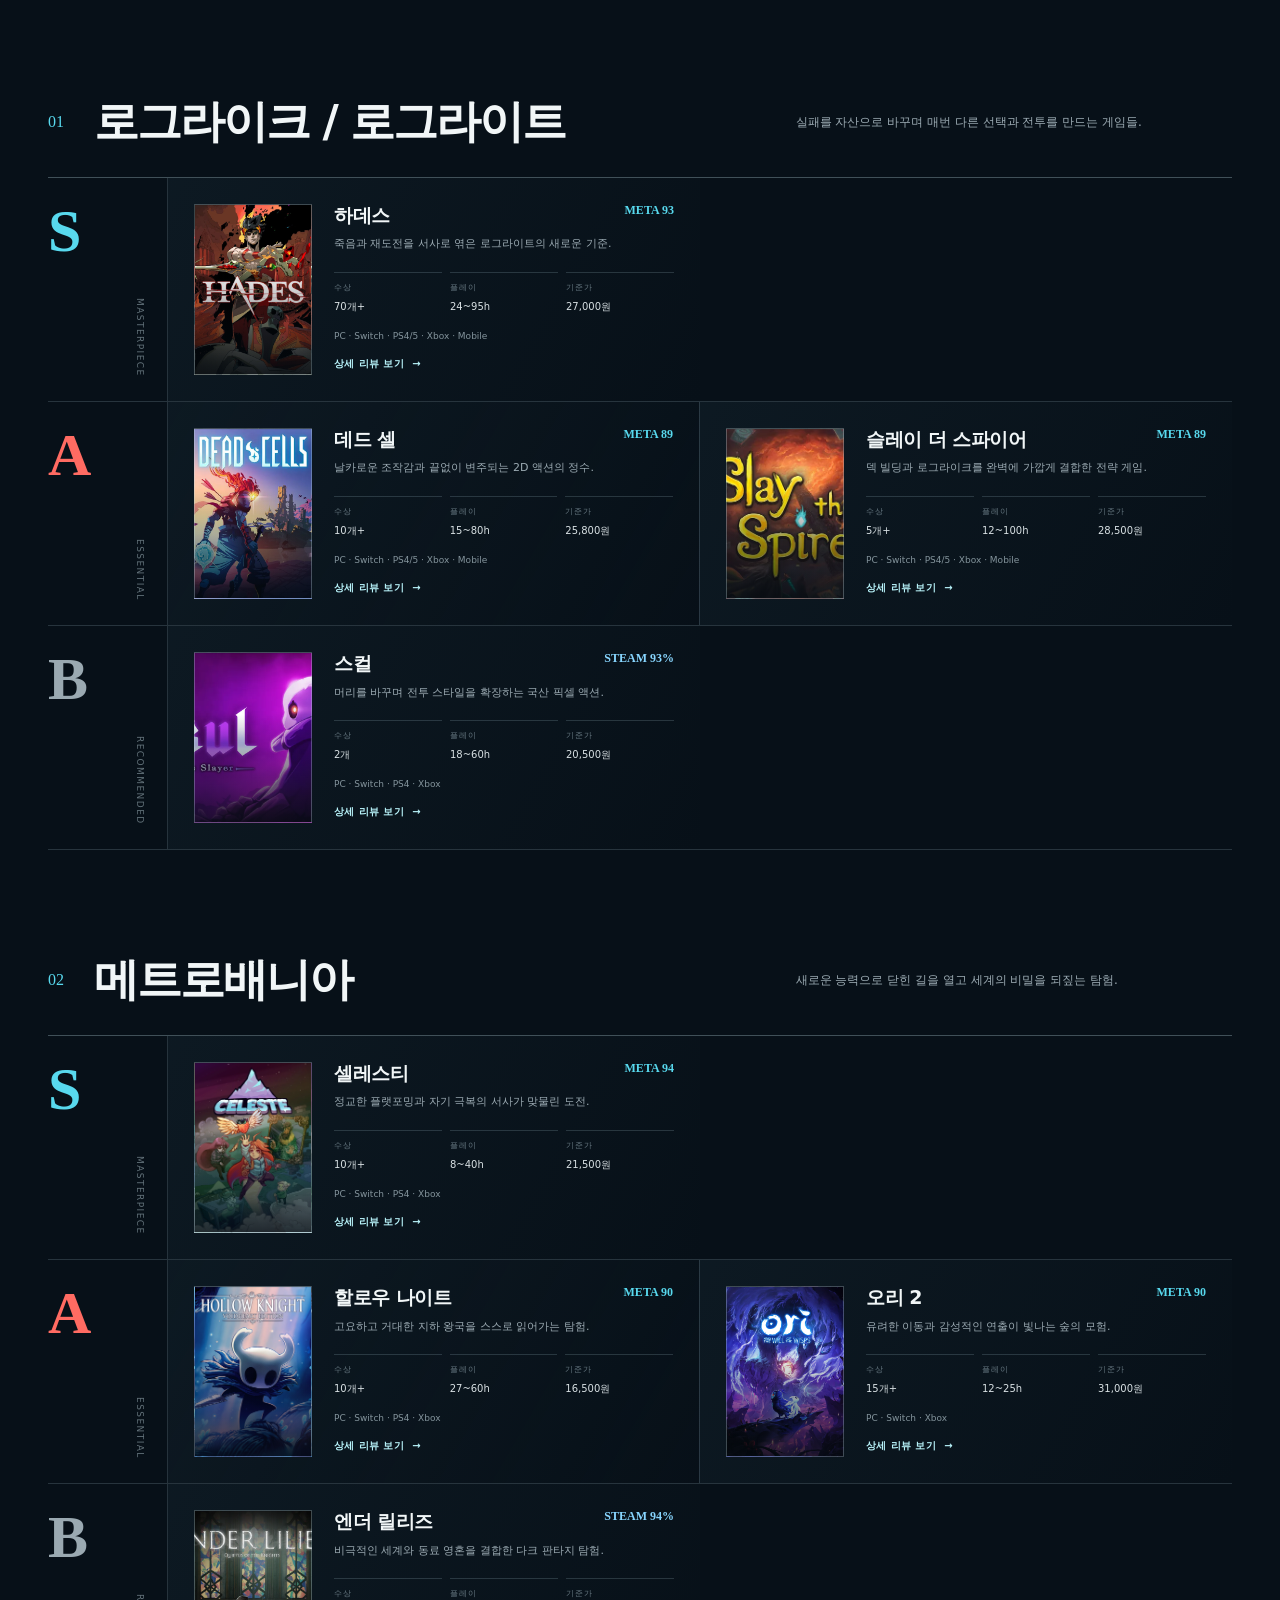
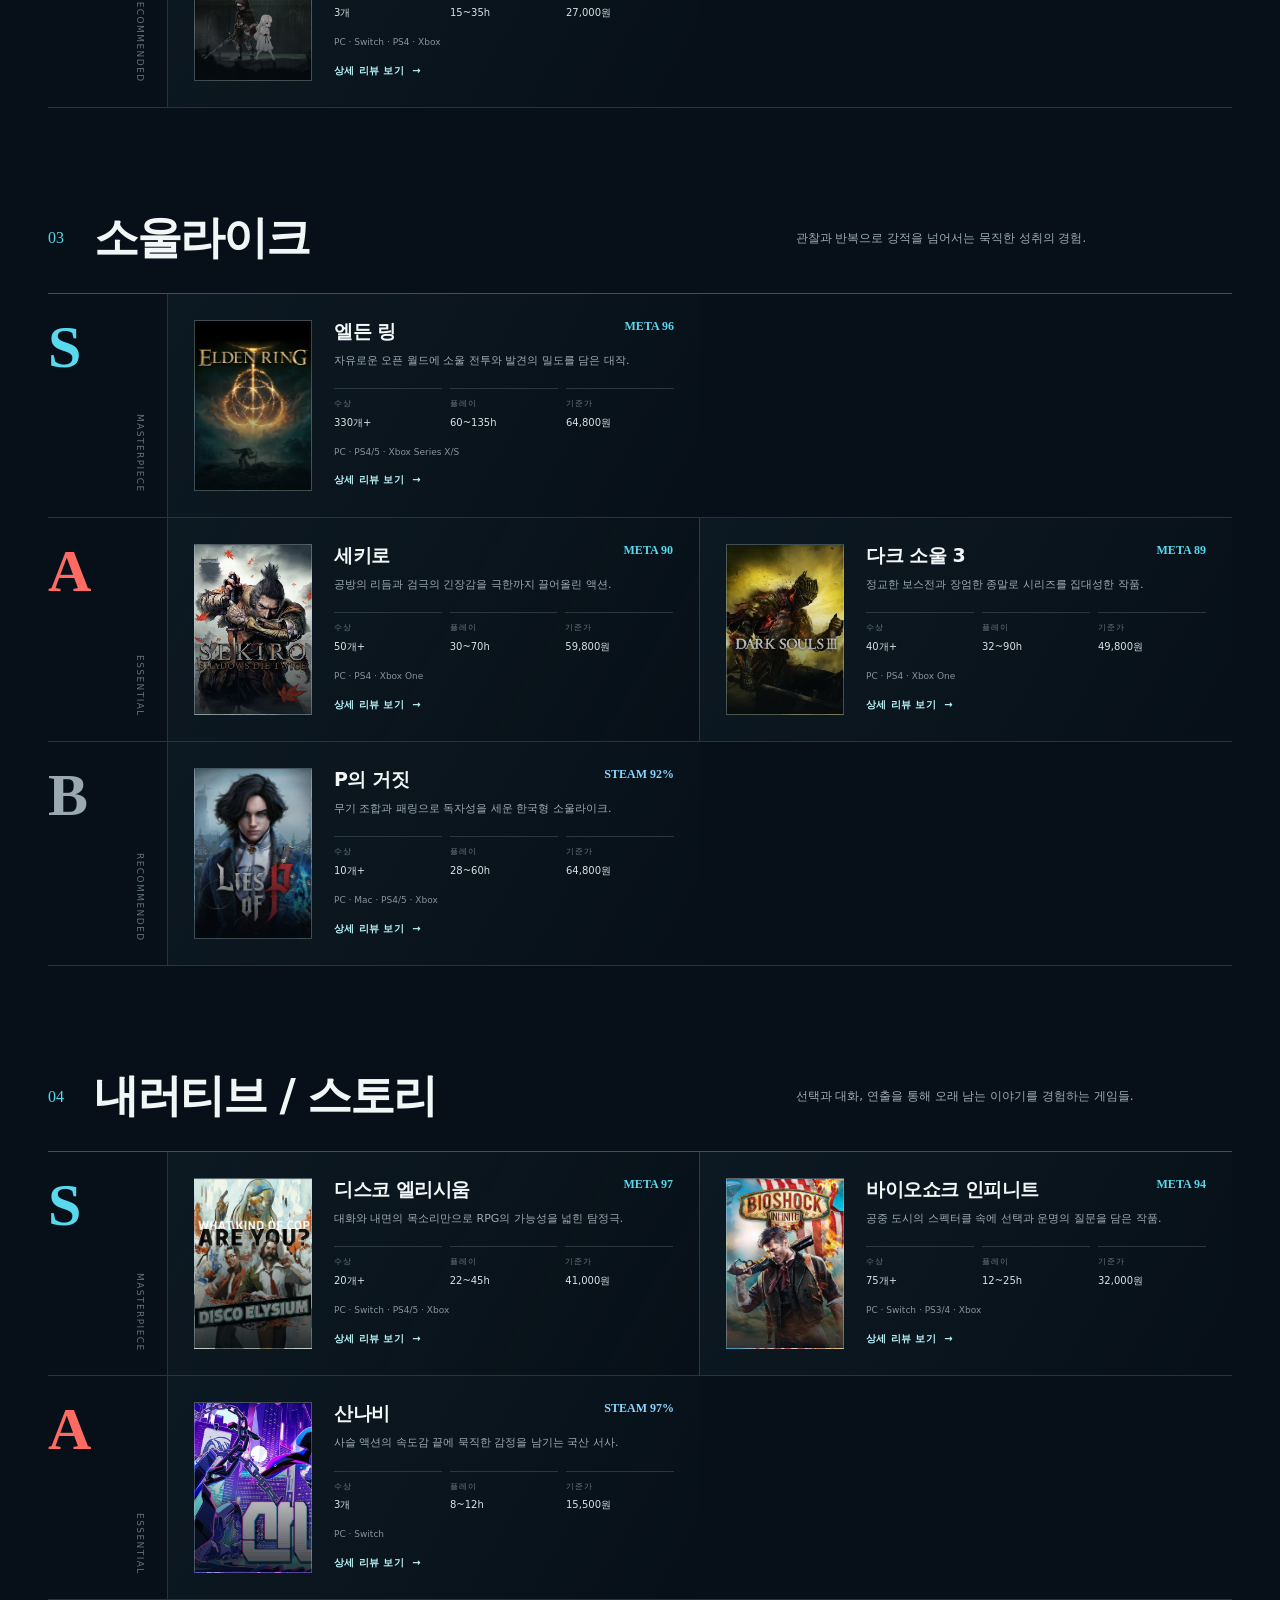
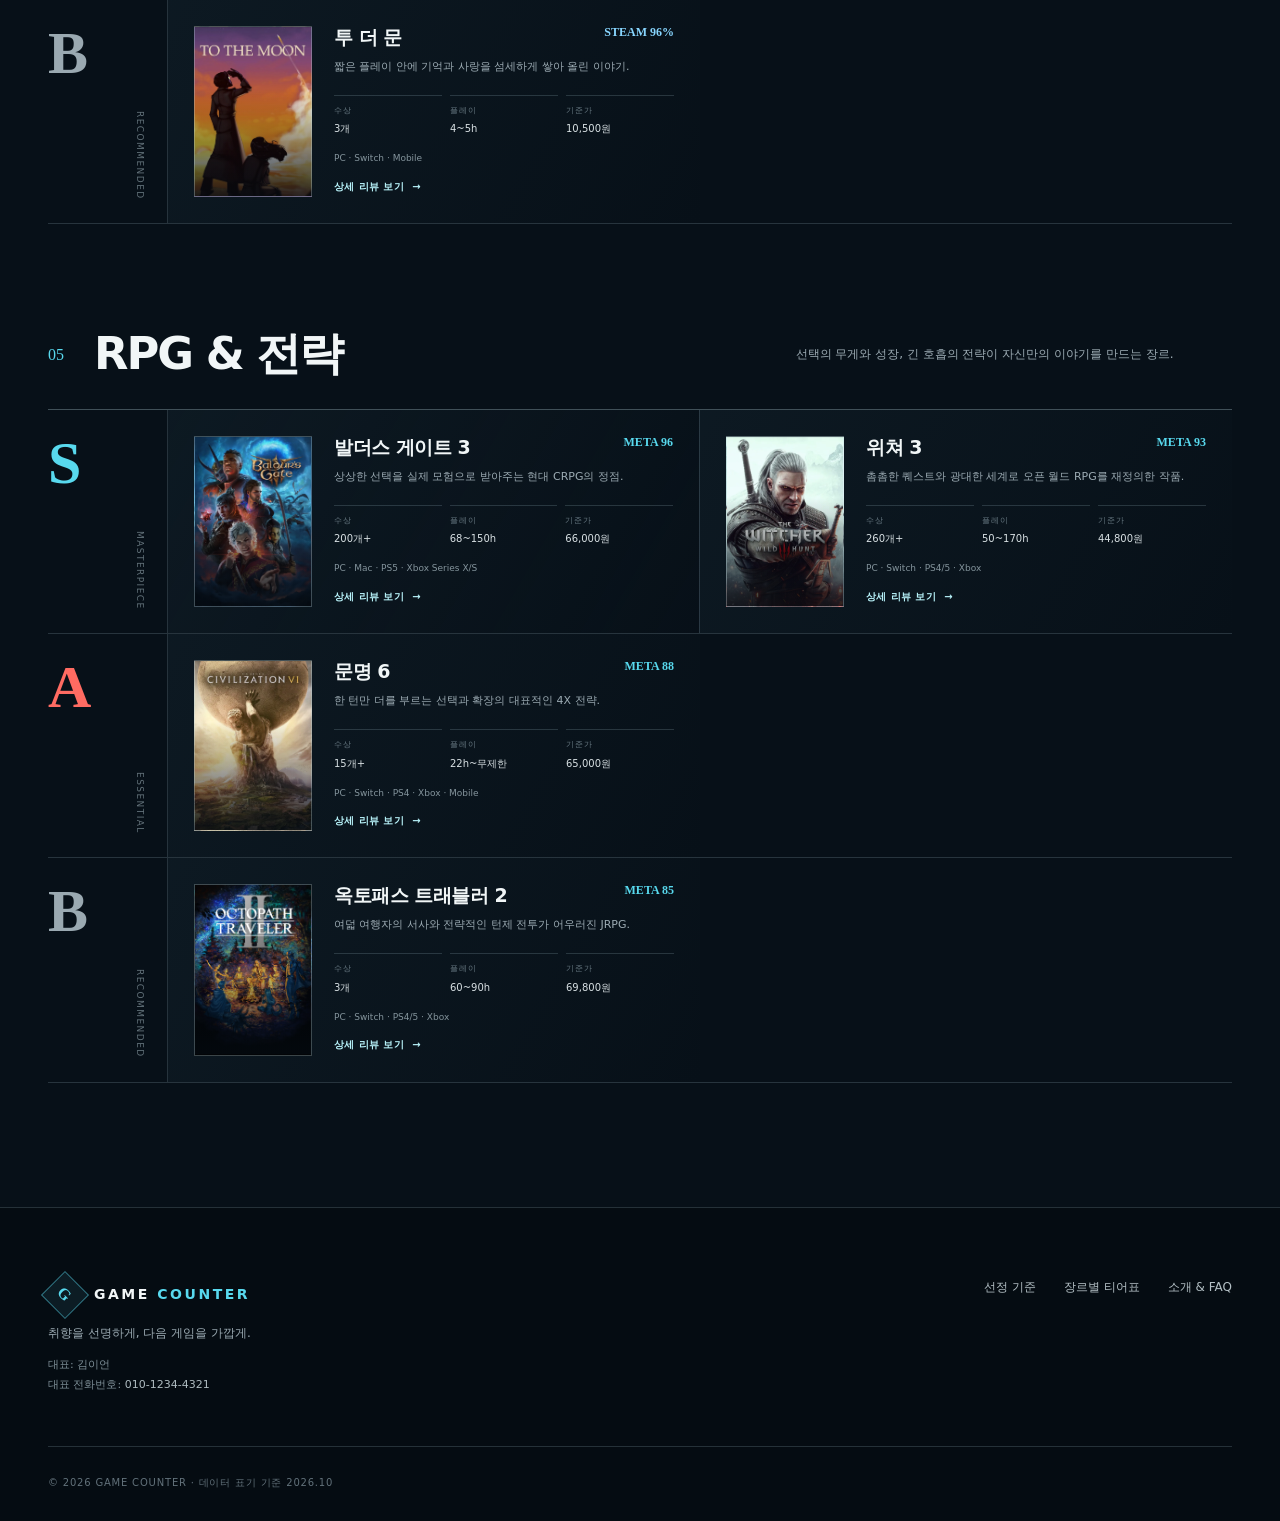
<file: public/tier-list.html>
<!doctype html>
<html lang="ko">
  <head>
    <meta charset="UTF-8">
    <meta name="viewport" content="width=device-width, initial-scale=1.0">
    <meta name="description" content="로그라이크부터 RPG와 전략까지 5개 장르의 추천 게임 20종을 S, A, B 티어로 비교합니다.">
    <meta name="theme-color" content="#081018">
    <title>장르별 티어표 — GAME COUNTER</title>
    <link rel="stylesheet" href="./styles.css">
    <link rel="stylesheet" href="./tier-list.css">
    <script src="./app.js" defer></script>
    <script src="./data/games.js" defer></script>
    <script src="./tier-list.js" defer></script>
  </head>
  <body class="tier-page">
    <a class="skip-link" href="#main-content">본문으로 건너뛰기</a>

    <header class="site-header scrolled" data-header data-solid-header>
      <div class="header-inner">
        <a class="brand" href="./index.html" aria-label="GAME COUNTER 홈">
          <span class="brand-mark" aria-hidden="true">G</span>
          <span>GAME <strong>COUNTER</strong></span>
        </a>

        <button class="menu-button" type="button" aria-label="메뉴 열기" aria-expanded="false" data-menu-button>
          <span></span><span></span>
        </button>

        <nav class="main-nav" aria-label="주요 메뉴" data-nav>
          <a href="./index.html">홈</a>
          <a href="./index.html#genres">장르</a>
          <a class="active" href="./tier-list.html" aria-current="page">티어표</a>
          <a href="./criteria-and-detail.html">선정 기준 &amp; 리뷰</a>
          <a href="./about.html">사이트 소개</a>
        </nav>

        <a class="header-cta" href="#tier-board">티어 보기</a>
      </div>
    </header>

    <main id="main-content">
      <section class="tier-hero" aria-labelledby="tier-title">
        <div class="tier-hero-art" aria-hidden="true">
          <span style="--tier-image: url('./assets/Game_Image/하데스.webp')"></span>
          <span style="--tier-image: url('./assets/Game_Image/할로우 나이트.webp')"></span>
          <span style="--tier-image: url('./assets/Game_Image/엘든링.webp')"></span>
          <span style="--tier-image: url('./assets/Game_Image/디스코 엘리시움.webp')"></span>
          <span style="--tier-image: url('./assets/Game_Image/발더스 게이트3.webp')"></span>
        </div>
        <div class="shell tier-hero-content">
          <p class="eyebrow"><span></span> CURATED TIER LIST</p>
          <h1 id="tier-title">취향을 찾는<br><em>20개의 기준점</em></h1>
          <p>평점만으로 줄 세우지 않았습니다. 수상 기록과 완성도,<br>그리고 지금 플레이해도 선명한 경험을 함께 살폈습니다.</p>
          <dl class="tier-summary" aria-label="티어표 구성">
            <div><dt>05</dt><dd>장르</dd></div>
            <div><dt>20</dt><dd>추천작</dd></div>
            <div><dt>S·A·B</dt><dd>큐레이션 티어</dd></div>
          </dl>
        </div>
      </section>

      <section class="criteria-strip" aria-labelledby="criteria-title">
        <div class="shell">
          <div class="criteria-heading">
            <p class="section-index">RANKING STANDARD</p>
            <h2 id="criteria-title">티어 산정 기준</h2>
            <p>정량 지표를 출발점으로 삼고, 장르 안에서의 영향력과 플레이 경험을 종합해 최종 티어를 정했습니다.</p>
          </div>
          <div class="criteria-grid">
            <article class="criterion criterion-s">
              <span class="criterion-tier">S</span>
              <div><strong>시대를 대표하는 대명작</strong><p>글로벌 주요 시상식 GOTY 대상 수상 또는 대표 메타크리틱 90점 이상</p></div>
            </article>
            <article class="criterion criterion-a">
              <span class="criterion-tier">A</span>
              <div><strong>놓치기 아까운 필수 플레이</strong><p>주요 시상식 부문상 수상 또는 대표 메타크리틱 85점 이상</p></div>
            </article>
            <article class="criterion criterion-b">
              <span class="criterion-tier">B</span>
              <div><strong>취향이 맞으면 강하게 남는 수작</strong><p>국내외 수상 기록과 스팀 ‘매우 긍정적’ 이상의 이용자 평가</p></div>
            </article>
          </div>
          <p class="criteria-note">※ 점수는 플랫폼별 차이가 있는 대표값이며, 티어는 숫자만으로 자동 산정하지 않은 편집부 종합 평가입니다.</p>
        </div>
      </section>

      <section class="tier-board section shell" id="tier-board" aria-labelledby="board-title">
        <div class="board-heading">
          <div>
            <p class="section-index">EXPLORE BY GENRE</p>
            <h2 id="board-title">장르별 티어</h2>
          </div>
          <p>모든 가격은 사용자가 제공한 기준가이며 판매처와 할인 여부에 따라 달라질 수 있습니다.</p>
        </div>

        <div class="genre-filter" role="group" aria-label="장르 필터" data-genre-filter>
          <button class="active" type="button" data-genre="all" aria-pressed="true">전체</button>
          <button type="button" data-genre="roguelike" aria-pressed="false">로그라이크</button>
          <button type="button" data-genre="metroidvania" aria-pressed="false">메트로배니아</button>
          <button type="button" data-genre="soulslike" aria-pressed="false">소울라이크</button>
          <button type="button" data-genre="narrative" aria-pressed="false">내러티브</button>
          <button type="button" data-genre="rpg-strategy" aria-pressed="false">RPG &amp; 전략</button>
        </div>

        <p class="filter-status" aria-live="polite" data-filter-status>전체 20개 게임을 표시합니다.</p>
        <div class="genre-sections" data-tier-sections></div>
        <noscript><p class="noscript-message">게임 목록을 보려면 JavaScript를 활성화해 주세요.</p></noscript>
      </section>
    </main>

    <footer class="site-footer">
      <div class="shell footer-inner">
        <div>
          <a class="brand" href="./index.html" aria-label="GAME COUNTER 홈"><span class="brand-mark" aria-hidden="true">G</span><span>GAME <strong>COUNTER</strong></span></a>
          <p>취향을 선명하게, 다음 게임을 가깝게.</p>
          <address class="footer-contact"><span>대표: 김이언</span><span>대표 전화번호: <a href="tel:010-1234-4321">010-1234-4321</a></span></address>
        </div>
        <nav aria-label="하단 메뉴">
          <a href="./criteria-and-detail.html">선정 기준</a>
          <a href="./tier-list.html" aria-current="page">장르별 티어표</a>
          <a href="./about.html">소개 &amp; FAQ</a>
        </nav>
        <small>© 2026 GAME COUNTER · 데이터 표기 기준 2026.10</small>
      </div>
    </footer>

    <div class="toast" role="status" aria-live="polite" aria-atomic="true" data-toast>이 페이지는 다음 단계에서 준비됩니다.</div>
  </body>
</html>
</file>
<file: public/styles.css>
:root {
  --bg: #071018;
  --bg-soft: #0b1620;
  --surface: #101c26;
  --line: rgba(184, 213, 225, 0.18);
  --line-strong: rgba(184, 213, 225, 0.32);
  --text: #f1f6f7;
  --muted: #9cabb3;
  --cyan: #58d9ee;
  --cyan-soft: #b8f3fa;
  --coral: #ff6b62;
  --shell: min(1440px, calc(100% - 96px));
  color-scheme: dark;
  font-family: Pretendard, "Noto Sans KR", "Apple SD Gothic Neo", Inter, system-ui, sans-serif;
}

* { box-sizing: border-box; }
html { scroll-behavior: smooth; }
body { margin: 0; background: var(--bg); color: var(--text); line-height: 1.6; }
a { color: inherit; text-decoration: none; }
button { color: inherit; font: inherit; }
.shell { width: var(--shell); margin-inline: auto; }
.skip-link { position: fixed; z-index: 100; top: 12px; left: 12px; padding: 10px 16px; background: var(--cyan); color: #041116; transform: translateY(-160%); }
.skip-link:focus { transform: translateY(0); }

.site-header { position: fixed; z-index: 20; inset: 0 0 auto; border-bottom: 1px solid transparent; transition: background .25s, border-color .25s; }
.site-header.scrolled { background: rgba(5, 13, 20, .88); border-color: var(--line); backdrop-filter: blur(16px); }
.header-inner { width: var(--shell); height: 78px; margin: auto; display: flex; align-items: center; gap: 42px; }
.brand { display: inline-flex; align-items: center; gap: 12px; font-size: 14px; font-weight: 800; letter-spacing: .18em; white-space: nowrap; }
.brand strong { color: var(--cyan); }
.brand-mark { display: grid; place-items: center; width: 34px; aspect-ratio: 1; border: 1px solid rgba(88, 217, 238, .48); background: rgba(88, 217, 238, .08); color: var(--cyan); font: 800 16px/1 Georgia, serif; transform: rotate(45deg); }
.brand-mark::first-letter { transform: rotate(-45deg); }
.main-nav { display: flex; align-items: stretch; gap: 34px; height: 100%; margin-left: auto; }
.main-nav a { position: relative; display: flex; align-items: center; color: #bdc8ce; font-size: 14px; }
.main-nav a::after { content: ""; position: absolute; inset: auto 0 0; height: 2px; background: var(--cyan); transform: scaleX(0); transition: transform .2s; }
.main-nav a:hover, .main-nav a:focus-visible, .main-nav a.active { color: white; }
.main-nav a:hover::after, .main-nav a:focus-visible::after, .main-nav a.active::after { transform: scaleX(1); }
.header-cta { padding: 9px 16px; border: 1px solid var(--line-strong); font-size: 13px; color: var(--cyan-soft); }
.menu-button { display: none; margin-left: auto; border: 0; background: transparent; }

.hero { position: relative; min-height: 820px; height: 100svh; max-height: 980px; display: flex; align-items: center; overflow: hidden; background: #081018; }
.hero::after { content: ""; position: absolute; inset: auto 0 0; height: 32%; background: linear-gradient(transparent, var(--bg)); pointer-events: none; }
.hero-backdrop { position: absolute; inset: 0; background-image: linear-gradient(90deg, rgba(4, 10, 16, .96) 0%, rgba(4, 10, 16, .76) 28%, rgba(4, 10, 16, .16) 62%, rgba(4, 10, 16, .14)), linear-gradient(0deg, rgba(4, 10, 16, .55), transparent 45%), url('./assets/Game_Image/엘든링3.jpg'); background-position: center; background-size: cover; transform: scale(1.02); }
.hero-content { position: relative; z-index: 2; padding-top: 72px; }
.eyebrow, .section-index { margin: 0 0 22px; color: var(--cyan); font-size: 12px; font-weight: 700; letter-spacing: .38em; }
.eyebrow span { display: inline-block; width: 36px; height: 1px; margin: 0 14px 4px 0; background: var(--cyan); }
.hero h1 { max-width: 760px; margin: 0; font-size: clamp(56px, 6vw, 96px); line-height: 1.08; letter-spacing: -.055em; }
.hero h1 em { color: var(--cyan); font-style: normal; text-shadow: 0 0 40px rgba(88, 217, 238, .14); }
.hero-copy { margin: 30px 0 0; color: #c4ced3; font-size: 18px; line-height: 1.9; }
.hero-actions { display: flex; gap: 12px; margin-top: 34px; }
.button { display: inline-flex; align-items: center; justify-content: space-between; min-width: 184px; padding: 14px 18px; border: 1px solid transparent; font-size: 14px; font-weight: 700; transition: transform .2s, background .2s, border-color .2s; }
.button:hover { transform: translateY(-2px); }
.button-primary { background: var(--cyan); color: #051318; }
.button-primary:hover { background: #81e8f5; }
.button-secondary { border-color: rgba(88, 217, 238, .48); background: rgba(7, 16, 24, .46); backdrop-filter: blur(8px); }
.button-secondary:hover { border-color: var(--cyan); }
.hero-stats { display: flex; gap: 0; margin: 66px 0 0; }
.hero-stats div { min-width: 140px; padding-right: 34px; }
.hero-stats div + div { padding-left: 34px; border-left: 1px solid var(--line-strong); }
.hero-stats dt { color: white; font: 400 25px/1.1 Georgia, serif; }
.hero-stats dd { margin: 9px 0 0; color: var(--muted); font-size: 11px; letter-spacing: .1em; }
.scroll-cue { position: absolute; z-index: 3; right: 42px; bottom: 96px; margin: 0; color: rgba(225, 237, 241, .62); font-size: 9px; letter-spacing: .3em; writing-mode: vertical-rl; }
.scroll-cue span { display: inline-block; height: 48px; width: 1px; margin-bottom: 12px; background: linear-gradient(var(--cyan), transparent); }

.section { padding-block: 124px; }
.section-heading { display: grid; grid-template-columns: 1.15fr .85fr; align-items: end; gap: 90px; margin-bottom: 52px; }
.section-heading h2 { margin: 0; font-size: clamp(42px, 4.5vw, 68px); line-height: 1.12; letter-spacing: -.045em; }
.section-heading > p { max-width: 500px; margin: 0 0 8px; color: var(--muted); font-size: 15px; }
.genre-grid { display: grid; grid-template-columns: repeat(5, 1fr); gap: 12px; }
.genre-card { position: relative; min-width: 0; overflow: hidden; border: 1px solid var(--line); background: var(--surface); transition: transform .25s, border-color .25s; }
.genre-card:hover { z-index: 2; transform: translateY(-8px); border-color: rgba(88, 217, 238, .58); }
.genre-number { position: absolute; z-index: 2; top: 14px; left: 15px; color: white; font: 400 13px/1 Georgia, serif; letter-spacing: .12em; text-shadow: 0 2px 10px #000; }
.genre-art { display: block; aspect-ratio: .92; background-color: var(--surface); background-image: linear-gradient(0deg, rgba(5, 12, 18, .62), transparent 56%), var(--card-image); background-size: cover; background-position: center; transition: transform .5s; }
.genre-card:hover .genre-art { transform: scale(1.04); }
.genre-info { display: block; min-height: 104px; padding: 18px 42px 17px 17px; }
.genre-info strong { display: block; font-size: 17px; }
.genre-info small { display: block; margin-top: 7px; color: var(--muted); font-size: 11px; }
.card-arrow { position: absolute; right: 16px; bottom: 18px; color: var(--cyan); }

.monthly { position: relative; overflow: hidden; background: #09131c; }
.monthly::before { content: ""; position: absolute; width: 460px; aspect-ratio: 1; right: -180px; top: 80px; border-radius: 50%; background: rgba(88, 217, 238, .05); filter: blur(20px); }
.monthly-heading h2 { font-size: clamp(42px, 4vw, 62px); }
.featured-card { position: relative; display: grid; grid-template-columns: 1.65fr .85fr; min-height: 530px; border: 1px solid var(--line-strong); background: #081018; }
.featured-image { min-height: 510px; background: linear-gradient(90deg, transparent 65%, #081018 100%), url('./assets/Game_Image/포켓몬 챔피언스.webp') center/cover; }
.featured-content { position: relative; display: flex; flex-direction: column; padding: 36px 42px 40px; }
.featured-topline { display: flex; justify-content: space-between; padding-bottom: 22px; border-bottom: 1px solid var(--line); color: var(--muted); font-size: 10px; letter-spacing: .18em; }
.featured-kicker { margin: auto 0 14px; color: var(--coral); font-size: 11px; font-weight: 700; letter-spacing: .14em; }
.featured-content h3 { margin: 0; font-size: clamp(32px, 3vw, 48px); line-height: 1.18; letter-spacing: -.04em; }
.featured-content > p:not(.featured-kicker) { color: var(--muted); font-size: 14px; }
.feature-tags { display: flex; flex-wrap: wrap; gap: 7px; margin: 12px 0 24px; padding: 0; list-style: none; }
.feature-tags li { padding: 6px 10px; border: 1px solid var(--line); color: #c8d3d7; font-size: 10px; }
.text-link { display: flex; justify-content: space-between; align-items: center; padding-top: 18px; border-top: 1px solid var(--line); color: var(--cyan-soft); font-size: 13px; }

.site-footer { padding: 70px 0 30px; border-top: 1px solid var(--line); background: #050c12; }
.footer-inner { display: grid; grid-template-columns: 1fr auto; align-items: start; gap: 52px; }
.footer-inner p { color: var(--muted); font-size: 12px; }
.footer-contact { display: grid; gap: 3px; margin-top: 13px; color: #7f9098; font-size: 11px; font-style: normal; }
.footer-contact a { color: #aebbc0; }
.footer-contact a:hover, .footer-contact a:focus-visible { color: var(--cyan); }
.footer-inner nav { display: flex; gap: 28px; color: #b4c0c5; font-size: 12px; }
.footer-inner nav a:hover { color: var(--cyan); }
.footer-inner small { grid-column: 1 / -1; padding-top: 28px; border-top: 1px solid var(--line); color: #62717a; font-size: 10px; letter-spacing: .08em; }
.toast { position: fixed; z-index: 50; left: 50%; bottom: 26px; padding: 12px 18px; border: 1px solid rgba(88, 217, 238, .4); background: rgba(8, 20, 28, .94); color: var(--cyan-soft); font-size: 13px; opacity: 0; transform: translate(-50%, 20px); pointer-events: none; transition: opacity .2s, transform .2s; backdrop-filter: blur(12px); }
.toast.visible { opacity: 1; transform: translate(-50%, 0); }

@media (max-width: 1100px) {
  :root { --shell: min(100% - 48px, 920px); }
  .header-inner { gap: 24px; }
  .main-nav { gap: 20px; }
  .main-nav a:nth-last-child(-n + 2) { display: none; }
  .hero { min-height: 760px; }
  .hero-backdrop { background-position: 58% center; }
  .genre-grid { grid-template-columns: repeat(6, 1fr); }
  .genre-card { grid-column: span 2; }
  .genre-card:nth-child(4) { grid-column: 2 / span 2; }
  .featured-card { grid-template-columns: 1.2fr .8fr; }
}

@media (max-width: 760px) {
  :root { --shell: calc(100% - 36px); }
  .header-inner { height: 68px; }
  .header-cta { display: none; }
  .menu-button { position: relative; z-index: 2; display: grid; gap: 6px; width: 36px; padding: 8px 4px; cursor: pointer; }
  .menu-button span { display: block; height: 1px; background: white; transition: transform .2s; }
  .menu-button[aria-expanded="true"] span:first-child { transform: translateY(3.5px) rotate(45deg); }
  .menu-button[aria-expanded="true"] span:last-child { transform: translateY(-3.5px) rotate(-45deg); }
  .main-nav { position: fixed; inset: 0; display: flex; flex-direction: column; justify-content: center; align-items: center; gap: 24px; background: rgba(5, 13, 20, .97); opacity: 0; visibility: hidden; transition: opacity .2s, visibility .2s; }
  .main-nav.open { opacity: 1; visibility: visible; }
  .main-nav a, .main-nav a:nth-last-child(-n + 2) { display: block; height: auto; font-size: 20px; }
  .hero { min-height: 760px; max-height: none; align-items: flex-end; padding-bottom: 62px; }
  .hero-backdrop { background-image: linear-gradient(0deg, rgba(4, 10, 16, .98) 5%, rgba(4, 10, 16, .55) 64%, rgba(4, 10, 16, .25)), url('./assets/Game_Image/엘든링3.jpg'); background-position: 68% center; }
  .hero-content { padding-top: 110px; }
  .hero h1 { font-size: clamp(46px, 13vw, 68px); }
  .hero-copy { font-size: 15px; }
  .hero-actions { flex-direction: column; width: min(100%, 330px); }
  .hero-stats { margin-top: 38px; }
  .hero-stats div { min-width: 0; flex: 1; padding-right: 12px; }
  .hero-stats div + div { padding-left: 12px; }
  .hero-stats dt { font-size: 20px; }
  .hero-stats dd { font-size: 9px; }
  .scroll-cue { display: none; }
  .section { padding-block: 88px; }
  .section-heading { grid-template-columns: 1fr; gap: 24px; margin-bottom: 36px; }
  .section-heading h2 { font-size: 44px; }
  .genre-grid { display: flex; overflow-x: auto; margin-inline: -18px; padding: 0 18px 18px; scroll-snap-type: x mandatory; }
  .genre-card { flex: 0 0 76vw; scroll-snap-align: start; }
  .genre-art { aspect-ratio: 1.25; }
  .featured-card { grid-template-columns: 1fr; }
  .featured-image { min-height: 360px; background-image: linear-gradient(0deg, #081018 0%, transparent 38%), url('./assets/Game_Image/포켓몬 챔피언스.webp'); }
  .featured-content { padding: 26px 24px 32px; }
  .featured-kicker { margin-top: 34px; }
  .footer-inner { grid-template-columns: 1fr; gap: 28px; }
  .footer-inner nav { flex-direction: column; gap: 12px; }
  .footer-inner small { grid-column: auto; }
}

@media (prefers-reduced-motion: reduce) {
  html { scroll-behavior: auto; }
  *, *::before, *::after { scroll-behavior: auto !important; transition-duration: .01ms !important; }
}
</file>
<file: public/about.css>
.about-page { background: #071018; }

.about-hero { min-height: 760px; display: grid; grid-template-columns: 1fr 1fr; overflow: hidden; border-bottom: 1px solid var(--line); background: radial-gradient(circle at 28% 46%, rgba(88,217,238,.07), transparent 34%), #071018; }
.about-hero-copy { align-self: center; width: min(720px, calc(100% - 72px)); margin-left: max(48px, calc((100vw - 1440px) / 2)); padding-top: 78px; }
.about-hero h1 { margin: 0; font-size: clamp(58px, 6vw, 96px); line-height: 1.03; letter-spacing: -.06em; }
.about-hero h1 em { color: var(--cyan); font-style: normal; }
.about-hero-copy > p:not(.eyebrow) { margin: 30px 0 34px; color: #bec9ce; font-size: 17px; }
.about-collage { position: relative; display: grid; grid-template-columns: 1fr 1fr; gap: 8px; padding: 106px 0 28px 8px; transform: rotate(2deg) scale(1.04); }
.about-collage::after { content: ""; position: absolute; inset: 0; background: linear-gradient(90deg, #071018 0, transparent 28%), linear-gradient(0deg, #071018, transparent 22%); pointer-events: none; }
.about-collage span { min-height: 300px; border: 1px solid rgba(184,213,225,.2); background: linear-gradient(0deg, rgba(4,10,16,.45), transparent), var(--tile-image) center/cover; filter: saturate(.8); }
.about-collage span:nth-child(even) { transform: translateY(48px); }

.about-section-heading { display: grid; grid-template-columns: 1.1fr .8fr; align-items: end; gap: 90px; margin-bottom: 54px; }
.about-section-heading h2, .purpose-copy h2, .faq-intro h2 { margin: 0; font-size: clamp(44px, 5vw, 70px); line-height: 1.1; letter-spacing: -.05em; }
.about-section-heading > p { margin: 0 0 8px; color: var(--muted); font-size: 14px; }
.principle-grid { display: grid; grid-template-columns: repeat(3, 1fr); border-block: 1px solid var(--line); }
.principle-grid article { min-height: 270px; padding: 32px; }
.principle-grid article + article { border-left: 1px solid var(--line); }
.principle-grid span { color: var(--cyan); font: 400 13px/1 Georgia, serif; }
.principle-grid h3 { margin: 70px 0 12px; font-size: 22px; }
.principle-grid p { max-width: 330px; margin: 0; color: var(--muted); font-size: 12px; }

.purpose-section { padding-block: 124px; border-block: 1px solid var(--line); background: #0a151e; }
.purpose-layout { display: grid; grid-template-columns: .8fr 1.2fr; gap: 110px; align-items: center; }
.purpose-copy > p:not(.section-index) { max-width: 480px; margin: 28px 0 34px; color: var(--muted); font-size: 14px; }
.purpose-copy .text-link { max-width: 420px; }
.curation-flow { margin: 0; padding: 0; border-top: 1px solid var(--line-strong); list-style: none; }
.curation-flow li { display: grid; grid-template-columns: 72px 1fr; gap: 22px; padding: 27px 0; border-bottom: 1px solid var(--line); }
.curation-flow li > span { color: var(--cyan); font: 400 13px/1.7 Georgia, serif; }
.curation-flow strong { display: block; margin-bottom: 5px; font-size: 17px; }
.curation-flow p { margin: 0; color: var(--muted); font-size: 12px; }

.about-section-heading.compact { grid-template-columns: 1fr .65fr; }
.pick-grid { display: grid; grid-template-columns: repeat(4, 1fr); gap: 12px; }
.pick-card { position: relative; min-height: 390px; display: flex; flex-direction: column; justify-content: flex-end; padding: 24px; overflow: hidden; border: 1px solid var(--line); background: linear-gradient(0deg, rgba(4,10,16,.98), rgba(4,10,16,.12) 78%), var(--pick-image) center/cover; transition: transform .25s, border-color .25s; }
.pick-card::before { content: ""; position: absolute; inset: 0; background: rgba(4,10,16,.1); transition: background .25s; }
.pick-card:hover, .pick-card:focus-visible { z-index: 1; transform: translateY(-7px); border-color: var(--cyan); }
.pick-card:hover::before, .pick-card:focus-visible::before { background: transparent; }
.pick-card > * { position: relative; z-index: 1; }
.pick-card > span { margin-bottom: auto; color: var(--cyan); font-size: 9px; font-weight: 700; letter-spacing: .2em; }
.pick-card strong { font-size: 19px; line-height: 1.45; }
.pick-card small { margin-top: 16px; color: var(--cyan-soft); font-size: 11px; }

.faq-section { padding-block: 124px; border-top: 1px solid var(--line); background: #09131c; }
.faq-layout { display: grid; grid-template-columns: .62fr 1.38fr; gap: 100px; align-items: start; }
.faq-intro { position: sticky; top: 118px; }
.faq-intro > p:last-child { max-width: 310px; margin: 25px 0 0; color: var(--muted); font-size: 13px; }
.faq-list { border-top: 1px solid var(--line-strong); }
.faq-list details { border-bottom: 1px solid var(--line); }
.faq-list summary { position: relative; display: grid; grid-template-columns: 48px 1fr auto; align-items: center; min-height: 82px; padding: 12px 8px; color: #dce4e7; font-size: 15px; font-weight: 700; cursor: pointer; list-style: none; }
.faq-list summary::-webkit-details-marker { display: none; }
.faq-list summary span { color: var(--cyan); font: 400 11px/1 Georgia, serif; }
.faq-list summary::after { content: "+"; color: var(--cyan); font: 400 25px/1 Georgia, serif; }
.faq-list details[open] summary::after { content: "−"; }
.faq-list details p { margin: -4px 42px 0 56px; padding: 0 0 27px; color: var(--muted); font-size: 12px; }

@media (max-width: 1100px) {
  .about-hero { grid-template-columns: 1.1fr .9fr; }
  .about-hero-copy { margin-left: 24px; }
  .about-collage { grid-template-columns: 1fr; }
  .about-collage span { min-height: 210px; }
  .about-collage span:nth-child(even) { transform: none; }
  .about-collage span:nth-child(n + 4) { display: none; }
  .purpose-layout { gap: 60px; }
  .pick-grid { grid-template-columns: repeat(2, 1fr); }
  .pick-card { min-height: 340px; }
  .faq-layout { gap: 60px; }
}

@media (max-width: 760px) {
  .about-hero { min-height: 790px; display: flex; align-items: flex-end; position: relative; padding-bottom: 72px; }
  .about-hero-copy { position: relative; z-index: 2; width: var(--shell); margin-inline: auto; padding-top: 120px; }
  .about-hero h1 { font-size: clamp(50px, 14vw, 70px); }
  .about-hero-copy > p:not(.eyebrow) { font-size: 14px; }
  .about-collage { position: absolute; inset: 0; display: block; padding: 0; transform: none; }
  .about-collage::after { background: linear-gradient(0deg, #071018 10%, rgba(7,16,24,.68) 62%, rgba(7,16,24,.25)); }
  .about-collage span { display: none; }
  .about-collage span:nth-child(3) { display: block; width: 100%; height: 100%; border: 0; background-position: 60% center; }
  .about-section-heading, .about-section-heading.compact { grid-template-columns: 1fr; gap: 22px; margin-bottom: 36px; }
  .principle-grid { grid-template-columns: 1fr; }
  .principle-grid article { min-height: auto; padding: 25px 22px; }
  .principle-grid article + article { border-left: 0; border-top: 1px solid var(--line); }
  .principle-grid h3 { margin-top: 30px; }
  .purpose-section { padding-block: 88px; }
  .purpose-layout { grid-template-columns: 1fr; gap: 55px; }
  .pick-grid { display: flex; overflow-x: auto; margin-inline: -18px; padding: 0 18px 18px; scroll-snap-type: x mandatory; }
  .pick-card { flex: 0 0 78vw; min-height: 390px; scroll-snap-align: start; }
  .faq-section { padding-block: 88px; }
  .faq-layout { grid-template-columns: 1fr; gap: 48px; }
  .faq-intro { position: static; }
  .faq-list summary { grid-template-columns: 36px 1fr auto; font-size: 14px; }
  .faq-list details p { margin-inline: 44px 22px; }
}
</file>
<file: public/criteria-and-detail.css>
.detail-page { background: #071018; }

.detail-hero { position: relative; min-height: 720px; display: flex; align-items: center; overflow: hidden; border-bottom: 1px solid var(--line); }
.detail-hero::after { content: ""; position: absolute; inset: auto 0 0; height: 42%; background: linear-gradient(transparent, #071018); }
.detail-hero-art { position: absolute; inset: 0; display: grid; grid-template-columns: repeat(4, 1fr); gap: 9px; padding: 86px 0 30px 41%; background: #071018; transform: rotate(1.5deg) scale(1.04); }
.detail-hero-art::after { content: ""; position: absolute; inset: -5%; background: linear-gradient(90deg, #071018 2%, rgba(7,16,24,.96) 25%, rgba(7,16,24,.52) 56%, rgba(7,16,24,.12) 84%), linear-gradient(0deg, #071018 0, transparent 34%); pointer-events: none; }
.detail-hero-art span { min-width: 0; border: 1px solid rgba(184,213,225,.2); background: linear-gradient(0deg, rgba(4,10,16,.38), transparent 60%), var(--detail-image) center/cover; filter: saturate(.78) contrast(1.04); }
.detail-hero-art span:nth-child(1), .detail-hero-art span:nth-child(3) { transform: translateY(34px); }
.detail-hero-art span:nth-child(2), .detail-hero-art span:nth-child(4) { transform: translateY(-24px); }
.detail-hero-content { position: relative; z-index: 1; padding-top: 78px; }
.detail-hero h1 { margin: 0; font-size: clamp(58px, 6.4vw, 102px); line-height: 1.02; letter-spacing: -.06em; }
.detail-hero h1 em { color: var(--cyan); font-style: normal; }
.detail-hero-content > p:not(.eyebrow) { margin: 28px 0 32px; color: #bec9ce; font-size: 17px; }

.method-heading, .review-heading { display: grid; grid-template-columns: 1.1fr .75fr; align-items: end; gap: 80px; margin-bottom: 54px; }
.method-heading h2, .review-heading h2 { margin: 0; font-size: clamp(44px, 5vw, 70px); line-height: 1.1; letter-spacing: -.05em; }
.method-heading > p, .review-heading > p { margin: 0 0 8px; color: var(--muted); font-size: 14px; }
.method-grid { display: grid; grid-template-columns: repeat(4, 1fr); margin: 0; padding: 0; border-block: 1px solid var(--line); list-style: none; }
.method-grid li { min-height: 238px; padding: 28px 26px; }
.method-grid li + li { border-left: 1px solid var(--line); }
.method-grid span { color: var(--cyan); font: 400 13px/1 Georgia, serif; }
.method-grid strong { display: block; margin-top: 48px; font-size: 18px; }
.method-grid p { margin: 10px 0 0; color: var(--muted); font-size: 12px; }
.tier-rule { display: grid; grid-template-columns: repeat(3, 1fr); margin-top: 34px; border: 1px solid var(--line); }
.tier-rule > div { display: grid; grid-template-columns: 58px 1fr; align-items: center; gap: 18px; min-height: 96px; padding: 18px 22px; }
.tier-rule > div + div { border-left: 1px solid var(--line); }
.tier-rule b { font: 600 34px/1 Georgia, serif; }
.tier-rule [data-tier="S"] b { color: var(--cyan); }
.tier-rule [data-tier="A"] b { color: var(--coral); }
.tier-rule [data-tier="B"] b { color: #a8b4ba; }
.tier-rule span { color: var(--muted); font-size: 10px; }
.tier-rule span strong { display: block; margin-bottom: 4px; color: white; font-size: 11px; letter-spacing: .13em; }
.method-note { margin: 15px 0 0; color: #71828c; font-size: 10px; }

.review-section { padding-block: 124px; border-top: 1px solid var(--line); background: #09131c; }
.review-layout { display: grid; grid-template-columns: 290px minmax(0, 1fr); border: 1px solid var(--line-strong); background: #071018; }
.game-navigation { max-height: 1040px; overflow-y: auto; border-right: 1px solid var(--line); scrollbar-width: thin; scrollbar-color: #29404c transparent; }
.nav-genre { padding: 20px 16px 8px; color: #667984; font-size: 9px; font-weight: 700; letter-spacing: .16em; }
.game-nav-button { width: 100%; display: grid; grid-template-columns: 30px 1fr auto; align-items: center; gap: 10px; padding: 13px 16px; border: 0; border-top: 1px solid rgba(184,213,225,.08); background: transparent; text-align: left; cursor: pointer; }
.game-nav-button:hover, .game-nav-button:focus-visible { background: rgba(88,217,238,.06); }
.game-nav-button.active { background: rgba(88,217,238,.1); box-shadow: inset 2px 0 var(--cyan); }
.nav-tier { display: grid; place-items: center; width: 26px; height: 26px; border: 1px solid var(--line-strong); color: var(--cyan); font: 600 12px/1 Georgia, serif; }
.game-nav-button span:nth-child(2) { min-width: 0; overflow: hidden; color: #cbd4d8; font-size: 12px; text-overflow: ellipsis; white-space: nowrap; }
.game-nav-button small { color: #52636c; font-size: 9px; }
.game-select-label, .game-select { display: none; }

.review-panel { min-width: 0; }
.review-visual { position: relative; min-height: 430px; padding: 46px; display: flex; align-items: flex-end; overflow: hidden; background-color: var(--surface); background-image: linear-gradient(0deg, rgba(4,10,16,.96), rgba(4,10,16,.08) 75%), var(--game-image); background-size: cover; background-position: center; }
.review-visual::after { content: ""; position: absolute; inset: 0; background: linear-gradient(90deg, rgba(4,10,16,.44), transparent 66%); }
.review-title { position: relative; z-index: 1; }
.review-kicker { margin: 0 0 10px; color: var(--cyan); font-size: 10px; font-weight: 700; letter-spacing: .2em; }
.review-title h3 { margin: 0; font-size: clamp(42px, 5vw, 76px); line-height: 1; letter-spacing: -.055em; }
.review-title > p:last-child { margin: 12px 0 0; color: #bac6cb; font: 400 16px/1.4 Georgia, serif; }
.review-body { padding: 42px 46px 46px; }
.review-summary { max-width: 860px; margin: 0; color: white; font-size: 20px; font-weight: 700; letter-spacing: -.02em; }
.review-overview { max-width: 900px; margin: 16px 0 32px; color: var(--muted); font-size: 14px; line-height: 1.9; }
.fact-grid { display: grid; grid-template-columns: repeat(5, 1fr); margin: 0 0 38px; border-block: 1px solid var(--line); }
.fact-grid div { padding: 17px 12px 17px 0; }
.fact-grid div + div { padding-left: 15px; border-left: 1px solid var(--line); }
.fact-grid dt { color: #667983; font-size: 8px; letter-spacing: .12em; }
.fact-grid dd { margin: 5px 0 0; color: #e3eaec; font-size: 12px; }
.review-columns { display: grid; grid-template-columns: 1fr 1fr; gap: 18px; }
.review-list { padding: 25px; border: 1px solid var(--line); }
.review-list h4 { margin: 0 0 15px; color: var(--cyan); font-size: 11px; letter-spacing: .14em; }
.review-list.cautions h4 { color: var(--coral); }
.review-list ul { margin: 0; padding: 0; list-style: none; }
.review-list li { position: relative; padding-left: 16px; color: #bac6cb; font-size: 12px; }
.review-list li + li { margin-top: 10px; }
.review-list li::before { content: "+"; position: absolute; left: 0; color: var(--cyan); }
.review-list.cautions li::before { content: "–"; color: var(--coral); }
.best-for { margin: 18px 0 38px; padding: 18px 22px; border-left: 2px solid var(--cyan); background: rgba(88,217,238,.05); color: #c5d0d4; font-size: 12px; }
.best-for strong { color: white; margin-right: 10px; }
.platform-line { margin: -20px 0 38px; color: #81919a; font-size: 11px; }
.video-block { border-top: 1px solid var(--line); padding-top: 34px; }
.video-heading { display: flex; justify-content: space-between; align-items: end; gap: 20px; margin-bottom: 16px; }
.video-heading h4 { margin: 0; font-size: 22px; }
.video-heading p { margin: 0; color: #71828b; font-size: 10px; }
.video-placeholder { position: relative; width: 100%; aspect-ratio: 16 / 9; display: grid; place-items: center; padding: 0; border: 1px solid var(--line-strong); overflow: hidden; background: #03080c center/cover no-repeat; cursor: pointer; }
.video-placeholder::after { content: ""; position: absolute; inset: 0; background: rgba(3,8,12,.3); transition: background .2s; }
.video-placeholder:hover::after { background: rgba(3,8,12,.12); }
.play-button { position: relative; z-index: 1; display: grid; place-items: center; width: 72px; aspect-ratio: 1; border: 1px solid rgba(255,255,255,.75); border-radius: 50%; background: rgba(4,10,16,.7); color: white; font-size: 22px; }
.video-frame { display: block; width: 100%; aspect-ratio: 16 / 9; border: 0; }
.official-fallback { padding: 30px; border: 1px solid var(--line); background: rgba(255,255,255,.02); }
.official-fallback p { margin: 0 0 16px; color: var(--muted); font-size: 12px; }
.official-link { display: inline-flex; gap: 10px; color: var(--cyan-soft); font-size: 12px; font-weight: 700; }
.review-controls { display: flex; justify-content: space-between; gap: 12px; margin-top: 34px; }
.review-controls button { min-width: 160px; padding: 12px 16px; border: 1px solid var(--line-strong); background: transparent; color: #c7d1d5; cursor: pointer; }
.review-controls button:hover, .review-controls button:focus-visible { border-color: var(--cyan); color: white; }

@media (max-width: 1100px) {
  .method-grid { grid-template-columns: repeat(2, 1fr); }
  .method-grid li:nth-child(3) { border-left: 0; border-top: 1px solid var(--line); }
  .method-grid li:nth-child(4) { border-top: 1px solid var(--line); }
  .review-layout { grid-template-columns: 235px minmax(0, 1fr); }
  .fact-grid { grid-template-columns: repeat(3, 1fr); }
  .fact-grid div:nth-child(4) { border-left: 0; }
}

@media (max-width: 760px) {
  .detail-hero { min-height: 720px; align-items: flex-end; padding-bottom: 72px; }
  .detail-hero-art { grid-template-columns: repeat(3, 1fr); gap: 5px; padding: 58px 0 210px 8%; transform: rotate(1.5deg) scale(1.05); }
  .detail-hero-art::after { background: linear-gradient(0deg, #071018 10%, rgba(7,16,24,.8) 50%, rgba(7,16,24,.2) 84%), linear-gradient(90deg, rgba(7,16,24,.72), transparent 74%); }
  .detail-hero-art span:nth-child(4) { display: none; }
  .detail-hero h1 { font-size: clamp(50px, 14vw, 70px); }
  .detail-hero-content > p:not(.eyebrow) { font-size: 14px; }
  .method-heading, .review-heading { grid-template-columns: 1fr; gap: 22px; margin-bottom: 36px; }
  .method-grid { grid-template-columns: 1fr; }
  .method-grid li { min-height: auto; padding: 24px; }
  .method-grid li + li { border-left: 0; border-top: 1px solid var(--line); }
  .method-grid strong { margin-top: 24px; }
  .tier-rule { grid-template-columns: 1fr; }
  .tier-rule > div + div { border-left: 0; border-top: 1px solid var(--line); }
  .review-section { padding-block: 88px; }
  .game-navigation { display: none; }
  .game-select-label { display: block; margin-bottom: 8px; color: #81939c; font-size: 10px; letter-spacing: .12em; }
  .game-select { display: block; width: 100%; margin-bottom: 14px; padding: 13px; border: 1px solid var(--line-strong); background: #0b1821; color: white; }
  .review-layout { display: block; }
  .review-visual { min-height: 340px; padding: 28px 24px; }
  .review-title h3 { font-size: 46px; }
  .review-body { padding: 30px 24px 34px; }
  .review-summary { font-size: 17px; }
  .fact-grid { grid-template-columns: repeat(2, 1fr); }
  .fact-grid div:nth-child(3), .fact-grid div:nth-child(5) { border-left: 0; }
  .fact-grid div:nth-child(4) { border-left: 1px solid var(--line); }
  .review-columns { grid-template-columns: 1fr; }
  .video-heading { display: block; }
  .video-heading p { margin-top: 6px; }
  .review-controls button { min-width: 0; flex: 1; font-size: 11px; }
}
</file>
<file: public/tier-list.css>
.tier-page { background: #071018; }

.tier-hero { position: relative; min-height: 680px; display: flex; align-items: center; overflow: hidden; border-bottom: 1px solid var(--line); }
.tier-hero::after { content: ""; position: absolute; inset: auto 0 0; height: 45%; background: linear-gradient(transparent, #071018); }
.tier-hero-art { position: absolute; inset: 0; display: grid; grid-template-columns: repeat(5, 1fr); gap: 8px; padding: 92px 0 34px 38%; background: #071018; transform: skewX(-2deg) scale(1.03); }
.tier-hero-art::after { content: ""; position: absolute; inset: -5%; background: linear-gradient(90deg, #071018 3%, rgba(7,16,24,.96) 24%, rgba(7,16,24,.56) 52%, rgba(7,16,24,.12) 82%), linear-gradient(0deg, #071018 0, transparent 32%); pointer-events: none; }
.tier-hero-art span { min-width: 0; border: 1px solid rgba(184,213,225,.2); background: linear-gradient(0deg, rgba(4,10,16,.42), transparent 58%), var(--tier-image) center/cover; filter: saturate(.8) contrast(1.03); }
.tier-hero-art span:nth-child(odd) { transform: translateY(-24px); }
.tier-hero-art span:nth-child(even) { transform: translateY(28px); }
.tier-hero-content { position: relative; z-index: 1; padding-top: 80px; }
.tier-hero h1 { max-width: 780px; margin: 0; font-size: clamp(58px, 6.4vw, 102px); line-height: 1.02; letter-spacing: -.06em; }
.tier-hero h1 em { color: var(--cyan); font-style: normal; }
.tier-hero-content > p:not(.eyebrow) { margin: 30px 0 0; color: #bdc8cd; font-size: 17px; }
.tier-summary { display: flex; margin: 52px 0 0; }
.tier-summary div { min-width: 150px; }
.tier-summary div + div { padding-left: 34px; border-left: 1px solid var(--line-strong); }
.tier-summary dt { color: white; font: 400 27px/1 Georgia, serif; }
.tier-summary dd { margin: 10px 0 0; color: var(--muted); font-size: 10px; letter-spacing: .12em; }

.criteria-strip { padding-block: 96px; background: #0a151e; border-bottom: 1px solid var(--line); }
.criteria-heading { display: grid; grid-template-columns: .72fr .8fr 1.2fr; align-items: end; gap: 42px; margin-bottom: 40px; }
.criteria-heading .section-index { margin: 0 0 7px; }
.criteria-heading h2 { margin: 0; font-size: 38px; letter-spacing: -.04em; }
.criteria-heading > p:last-child { margin: 0; color: var(--muted); font-size: 13px; }
.criteria-grid { display: grid; grid-template-columns: repeat(3, 1fr); border: 1px solid var(--line); }
.criterion { display: grid; grid-template-columns: auto 1fr; gap: 22px; min-height: 170px; padding: 30px; background: rgba(11, 25, 35, .72); }
.criterion + .criterion { border-left: 1px solid var(--line); }
.criterion-tier { display: grid; place-items: center; width: 64px; height: 64px; border: 1px solid currentColor; font: 600 30px/1 Georgia, serif; }
.criterion-s .criterion-tier { color: #69e6f5; box-shadow: inset 0 0 24px rgba(88, 217, 238, .12); }
.criterion-a .criterion-tier { color: #ff897f; box-shadow: inset 0 0 24px rgba(255, 107, 98, .1); }
.criterion-b .criterion-tier { color: #b6c0c6; }
.criterion strong { display: block; margin: 3px 0 8px; font-size: 15px; }
.criterion p { margin: 0; color: var(--muted); font-size: 12px; }
.criteria-note { margin: 18px 0 0; color: #71828c; font-size: 11px; }

.board-heading { display: grid; grid-template-columns: 1fr auto; align-items: end; gap: 50px; }
.board-heading .section-index { margin-bottom: 16px; }
.board-heading h2 { margin: 0; font-size: clamp(44px, 5vw, 72px); letter-spacing: -.05em; }
.board-heading > p { max-width: 430px; margin: 0 0 10px; color: var(--muted); font-size: 12px; }
.genre-filter { position: sticky; z-index: 10; top: 78px; display: flex; gap: 6px; margin: 48px 0 0; padding: 10px; border: 1px solid var(--line); background: rgba(7, 16, 24, .88); backdrop-filter: blur(15px); overflow-x: auto; }
.genre-filter button { flex: 0 0 auto; padding: 11px 18px; border: 1px solid transparent; background: transparent; color: var(--muted); font-size: 12px; cursor: pointer; }
.genre-filter button:hover, .genre-filter button:focus-visible { color: white; border-color: var(--line-strong); }
.genre-filter button.active { background: var(--cyan); color: #041116; font-weight: 800; }
.filter-status { margin: 18px 0 0; color: #70818a; font-size: 11px; text-align: right; }

.genre-section { padding-top: 108px; }
.genre-section[hidden] { display: none; }
.genre-intro { display: grid; grid-template-columns: auto 1fr minmax(260px, .65fr); align-items: center; gap: 30px; margin-bottom: 32px; }
.genre-index { color: var(--cyan); font: 400 16px/1 Georgia, serif; }
.genre-intro h3 { margin: 0; font-size: clamp(32px, 3.5vw, 52px); line-height: 1; letter-spacing: -.045em; }
.genre-intro p { margin: 0; color: var(--muted); font-size: 12px; }
.tier-lanes { border-top: 1px solid var(--line-strong); }
.tier-lane { display: grid; grid-template-columns: 120px 1fr; min-height: 220px; border-bottom: 1px solid var(--line); }
.lane-label { display: flex; flex-direction: column; justify-content: space-between; padding: 26px 20px 24px 0; border-right: 1px solid var(--line); }
.lane-label strong { font: 600 60px/.9 Georgia, serif; }
.tier-lane[data-tier="S"] .lane-label strong { color: var(--cyan); }
.tier-lane[data-tier="A"] .lane-label strong { color: var(--coral); }
.tier-lane[data-tier="B"] .lane-label strong { color: #9aa9b1; }
.lane-label small { color: #63727a; font-size: 9px; letter-spacing: .16em; writing-mode: vertical-rl; }
.lane-games { display: grid; grid-template-columns: repeat(2, minmax(0, 1fr)); }
.game-card { position: relative; display: grid; grid-template-columns: 118px minmax(0, 1fr); gap: 22px; padding: 26px; border-right: 1px solid var(--line); background: linear-gradient(120deg, rgba(18, 33, 43, .54), rgba(7, 16, 24, .16)); overflow: hidden; }
.game-card:last-child { border-right: 0; }
.game-cover { position: relative; min-height: 166px; border: 1px solid var(--line-strong); overflow: hidden; background-color: var(--surface); background-image: linear-gradient(0deg, rgba(4, 10, 16, .82), transparent 64%), var(--game-image, none); background-size: cover; background-position: center; }
.game-info { min-width: 0; }
.game-title-row { display: flex; justify-content: space-between; gap: 12px; }
.game-title-row h4 { margin: 0; font-size: 19px; line-height: 1.25; letter-spacing: -.025em; }
.score-chip { flex: 0 0 auto; color: var(--cyan); font: 600 12px/1 Georgia, serif; white-space: nowrap; }
.score-chip.steam { color: #88d6ff; }
.game-summary { margin: 8px 0 19px; color: var(--muted); font-size: 11px; }
.game-facts { display: grid; grid-template-columns: repeat(3, minmax(0, 1fr)); gap: 8px; margin: 0; }
.game-facts div { min-width: 0; padding-top: 9px; border-top: 1px solid var(--line); }
.game-facts dt { color: #667780; font-size: 8px; letter-spacing: .12em; }
.game-facts dd { margin: 4px 0 0; color: #d8e0e3; font-size: 10px; }
.platforms { margin: 14px 0 0; color: #84949c; font-size: 9px; white-space: nowrap; overflow: hidden; text-overflow: ellipsis; }
.detail-link { display: inline-flex; gap: 8px; margin-top: 13px; color: var(--cyan-soft); font-size: 10px; font-weight: 700; letter-spacing: .04em; }
.detail-link:hover, .detail-link:focus-visible { color: white; }
.noscript-message { padding: 40px; border: 1px solid var(--line); color: var(--muted); text-align: center; }

@media (max-width: 1100px) {
  .criteria-heading { grid-template-columns: 1fr 1fr; }
  .criteria-heading > p:last-child { grid-column: 2; }
  .criterion { grid-template-columns: 1fr; }
  .genre-intro { grid-template-columns: auto 1fr; }
  .genre-intro p { grid-column: 2; }
  .game-card { grid-template-columns: 90px 1fr; padding: 22px; }
  .game-cover { min-height: 150px; }
  .game-facts { grid-template-columns: 1fr 1fr; }
}

@media (max-width: 760px) {
  .tier-hero { min-height: 720px; align-items: flex-end; padding-bottom: 80px; }
  .tier-hero-art { grid-template-columns: repeat(3, 1fr); gap: 5px; padding: 62px 0 205px 8%; transform: skewX(-2deg) scale(1.04); }
  .tier-hero-art::after { background: linear-gradient(0deg, #071018 10%, rgba(7,16,24,.78) 48%, rgba(7,16,24,.18) 84%), linear-gradient(90deg, rgba(7,16,24,.74), transparent 72%); }
  .tier-hero-art span:nth-child(n + 4) { display: none; }
  .tier-hero-content { padding-top: 120px; }
  .tier-hero h1 { font-size: clamp(50px, 14vw, 70px); }
  .tier-hero-content > p:not(.eyebrow) { font-size: 14px; }
  .tier-summary div { min-width: 0; flex: 1; }
  .tier-summary div + div { padding-left: 18px; }
  .criteria-strip { padding-block: 72px; }
  .criteria-heading { grid-template-columns: 1fr; gap: 14px; }
  .criteria-heading > p:last-child { grid-column: auto; }
  .criteria-grid { grid-template-columns: 1fr; }
  .criterion { grid-template-columns: auto 1fr; min-height: auto; padding: 24px; }
  .criterion + .criterion { border-left: 0; border-top: 1px solid var(--line); }
  .board-heading { grid-template-columns: 1fr; gap: 18px; }
  .genre-filter { top: 68px; margin-inline: -18px; padding-inline: 18px; border-inline: 0; }
  .filter-status { text-align: left; }
  .genre-section { padding-top: 82px; }
  .genre-intro { grid-template-columns: auto 1fr; gap: 16px; }
  .genre-intro p { grid-column: 1 / -1; }
  .tier-lane { grid-template-columns: 58px 1fr; }
  .lane-label { padding: 20px 10px 20px 0; }
  .lane-label strong { font-size: 38px; }
  .lane-games { grid-template-columns: 1fr; }
  .game-card { grid-template-columns: 84px 1fr; gap: 16px; padding: 20px 0 20px 16px; border-right: 0; border-bottom: 1px solid var(--line); }
  .game-card:last-child { border-bottom: 0; }
  .game-cover { min-height: 138px; }
  .game-title-row { display: block; }
  .score-chip { display: inline-block; margin-top: 7px; }
  .game-facts { grid-template-columns: repeat(3, 1fr); }
  .platforms { white-space: normal; }
}

@media (max-width: 440px) {
  .game-card { grid-template-columns: 1fr; }
  .game-cover { min-height: 180px; }
}
</file>
